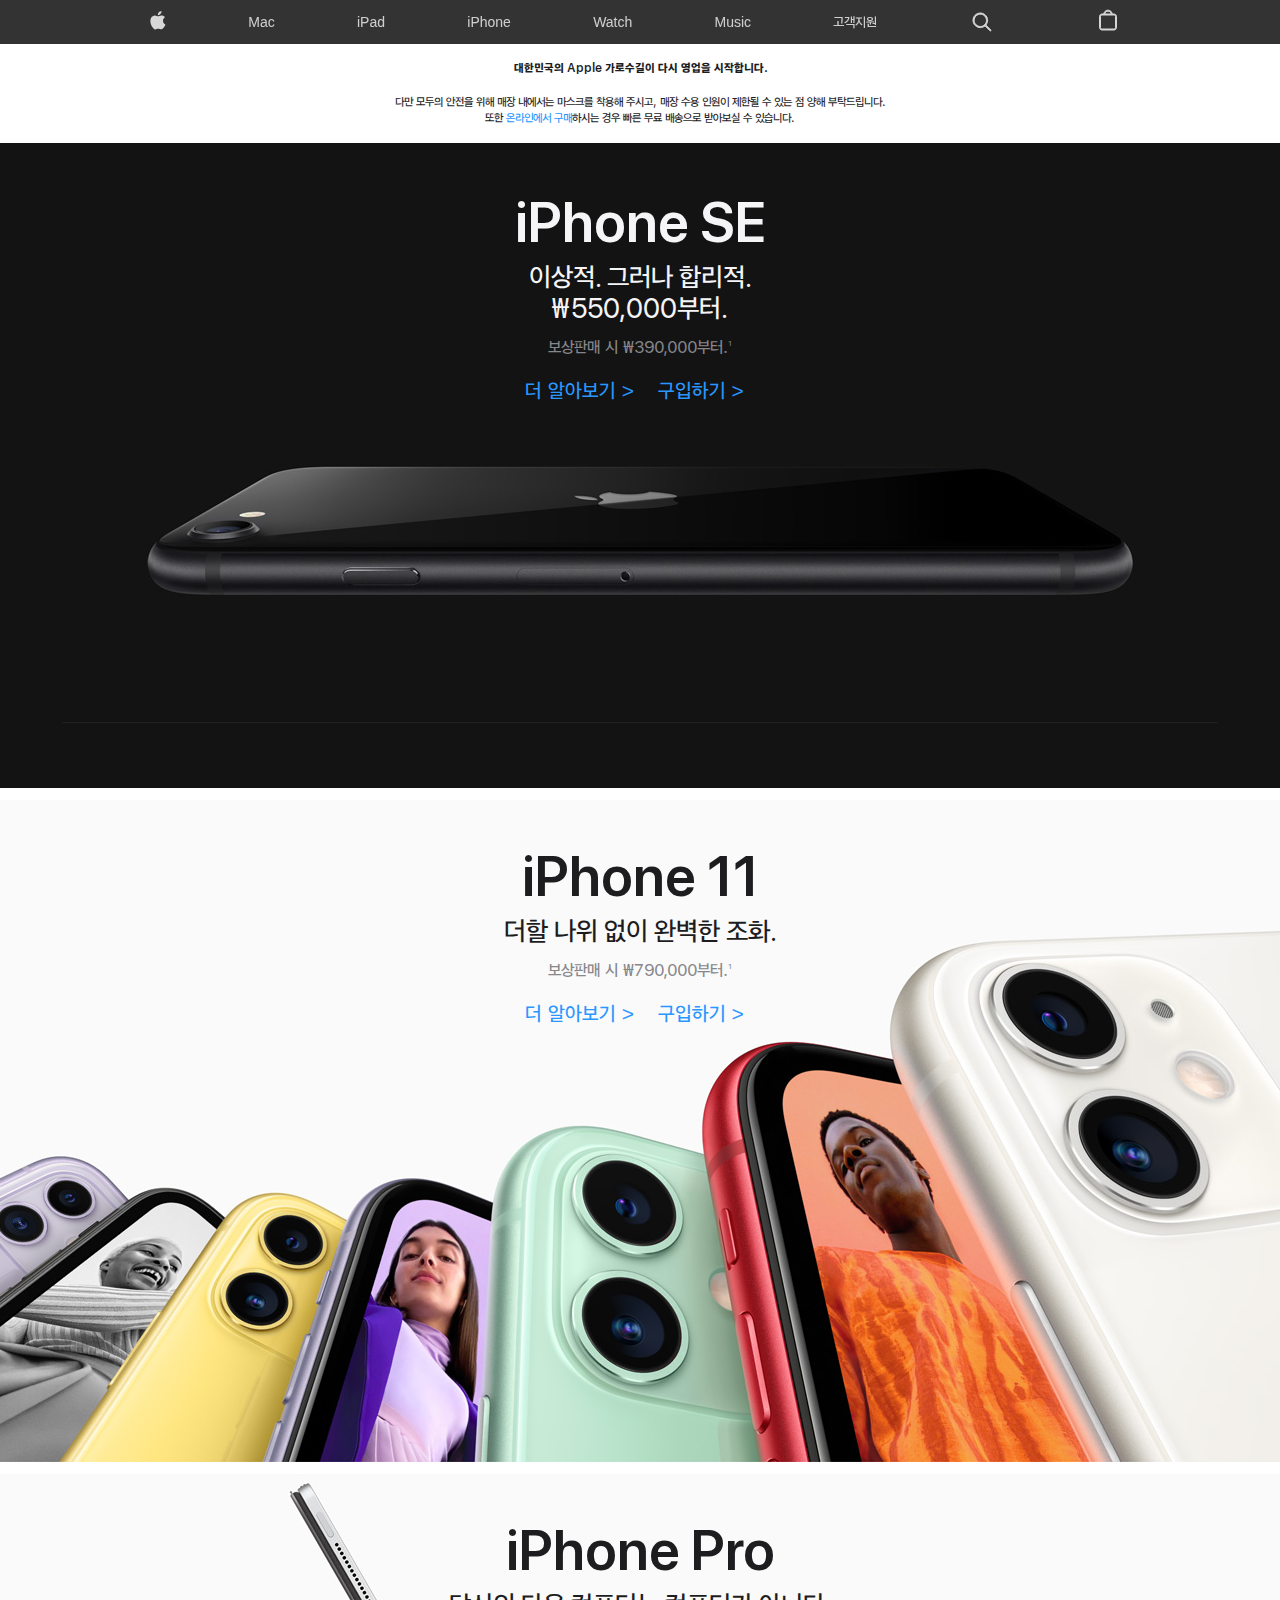
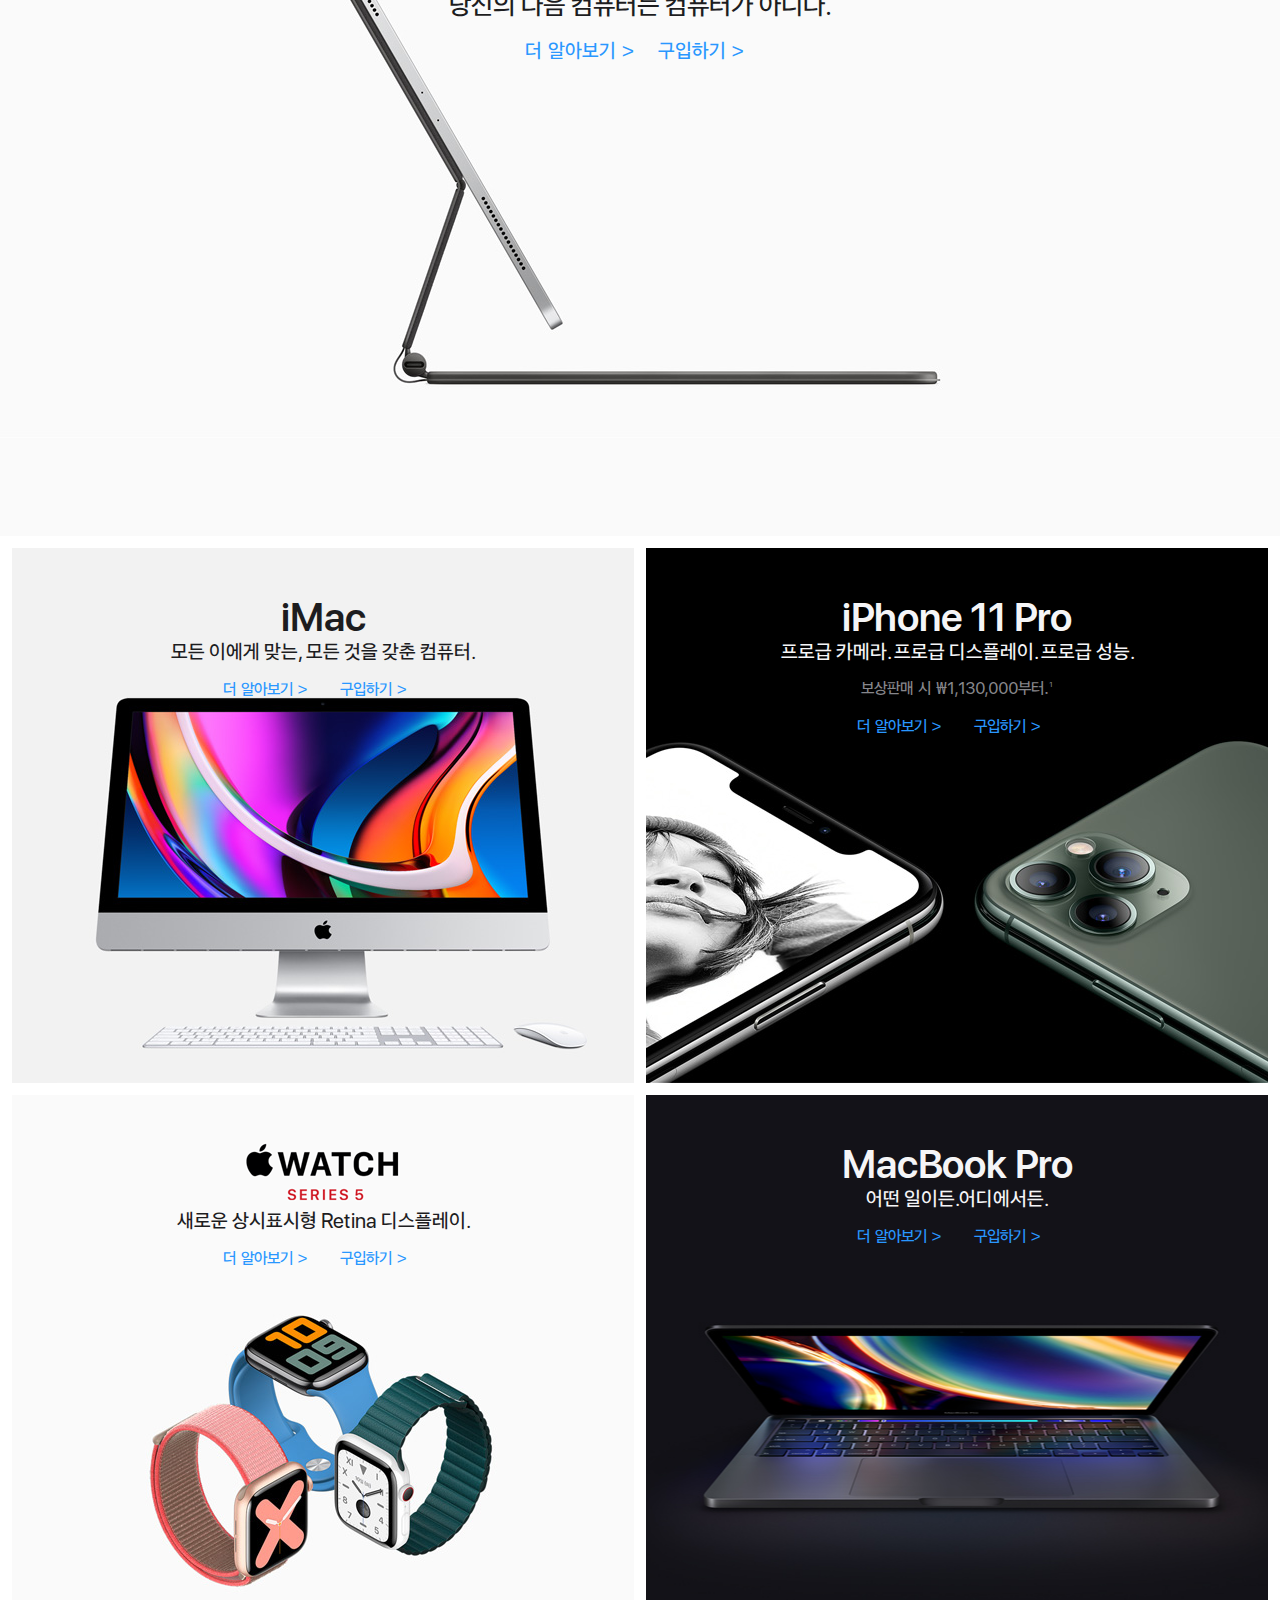
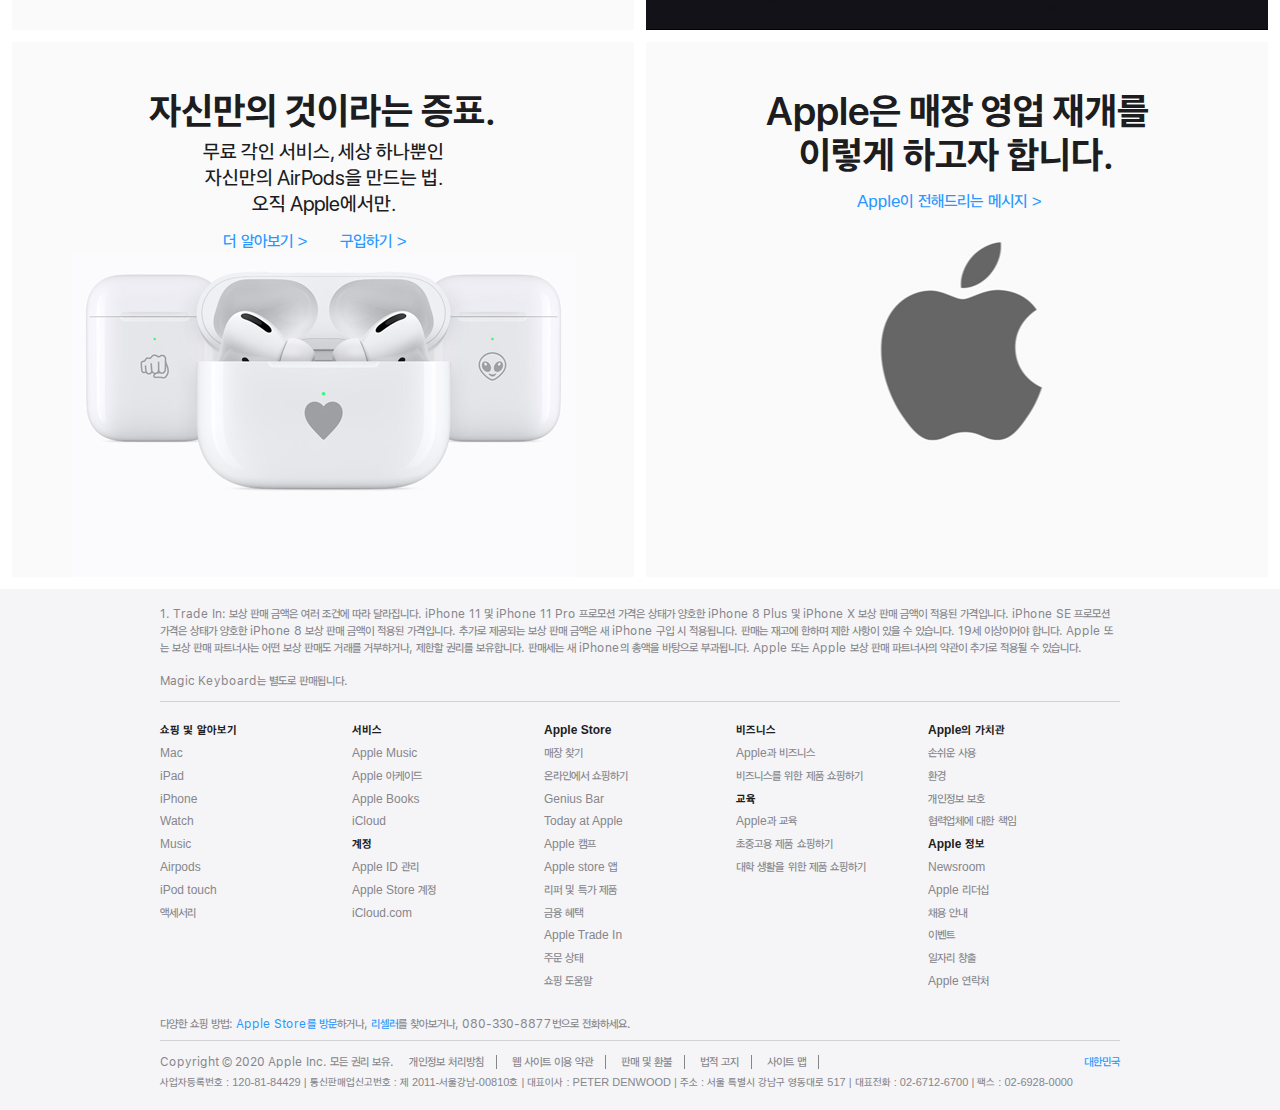
<file: index.html>
<html lang="ko">
<head>

   <title>Apple</title>


   <meta charset="UTF-8">
   <meta name="viewport" content="width=device-width, initial-scale=1.0">

   <meta name="description" content="Apple이 제시하는 혁신적인 세상을 만나고, 
   iPhone, iPad, Apple Watch, Mac 등을 구입하는 것은 물론, Apple 액세서리, 
   엔터테인먼트, 전문가 기기 지원에 대해서도 살펴볼 수 있습니다.">
   <meta name="keywords" cotent="iMac,iPhone,iPad,Macbook,Apple TV,macOS,Digital,Smartphone,">
   <meta name="author" content="Apple Inc.">

   <link rel="icon" href="img/favicon_apple.ico">

   <link rel="icon" href="img/favicon_apple16 (1).png"
   sizes="16x16">

   <link rel="stylesheet" type="text/css"
   href="css/common.css">

   <link rel="stylesheet" type="text/css"
   href="css/index.css">

   <!-- <link href="https://fonts.googleapis.com/css2?family=Nanum+Myeongjo&display=swap" rel="stylesheet"> -->


</head>
<body>

   <header>
         <nav id="gnb">
            <ul class="nav_menu color_white_245">
               <li class="nav_menu_logo"><a href="index.html"><img src="img/nav_logo.svg"></a></li>
               <a href="mac/mac.html"><li class="nav_menu_item">Mac</li></a>
               <a href="ipad/ipad.html"><li class="nav_menu_item">iPad</li></a>
               <a href="iPhone/iPhone.html"><li class="nav_menu_item">iPhone</li></a>
               <a href="Watch/Watch.html">
                <li class="nav_menu_item">Watch</li></a>
               <a href="Music/Music.html"><li class="nav_menu_item">Music</li></a>
               <a href="support/support.html"><li class="nav_menu_item">고객지원</li></a>
               <a href=""><li class="nav_menu_item"><img src="img/nav_search.svg"></li></a>
               <a href=""><li class="nav_menu_item"><img src="img/nav_store (1).svg"></li></a>
            </ul>
         </nav>

         <nav id="gnb_m">
            <ul class="nav_menu_m">
                  <li class="nav_menu_m_button"
                  onclick="gnbOn();">
                     <span id="nav_menu_m_button_span_1"></span>
                     <span id="nav_menu_m_button_span_2"></span>
                     <span id="nav_menu_m_button_span_3"></span>
               </li>
               <li class="nav_menu_m_logo">
                  <a href="index.html"><img src="img/nav_logo.svg"></a>
               </li>
               <li class="nav_menu_m_item">
                  <a href=""><img src="img/nav_store (1).svg"></a>
               </li>
            </ul>

            <ul class="nav_menu_m_open color_white_245">
               <div class="nav_menu_m_open_search">
                  <input type="search" placeholder="&#128269; &nbsp; apple.com 검색">
               </div>
            
               <a href="mac/mac.html"><li class="nav_menu_item">Mac</li></a>
               <a href="ipad/ipad.html"><li class="nav_menu_item">iPad</li></a>
               <a href="iPhone/iPhone.html"><li class="nav_menu_m_open_item">iPhone</li></a>
               <a href="Watch/Watch.html">
                <li class="nav_menu_item">Watch</li></a>
               <a href="Music/Music.html"><li class="nav_menu_item">Music</li></a>
               <a href="support/support.html"><li class="nav_menu_item">고객지원</li></a>
            </ul>
         </nav>

         <!-- <nav id="gnb_m_open">

            <div class="nav_menu_m_open_button"
            onclick="gnbOff()">
                  <span></span>
                  <span></span>
            </div>

            <ul class="nav_menu_m_open color_white_245">
               <div class="nav_menu_m_open_logo"><a href="index.html"><img src="img/nav_logo.svg"></a></div>
               
               <div class="nav_menu_m_open_search">
                  <input type="search" placeholder="&#128269; &nbsp; apple.com 검색">
               </div>

               <a href="mac/mac.html"><li class="nav_menu_item">Mac</li></a>
               <a href="ipad/ipad.html"><li class="nav_menu_item">iPad</li></a>
               <a href="iPhone/iPhone.html"><li class="nav_menu_m_open_item">iPhone</li></a>
               <a href="Watch/Watch.html">
                <li class="nav_menu_item">Watch</li></a>
               <a href="Music/Music.html"><li class="nav_menu_item">Music</li></a>
               <a href="support/support.html"><li class="nav_menu_item">고객지원</li></a>
               <a href=""><li class="nav_menu_item"><img src="img/nav_search.svg"></li></a>
               <a href=""><li class="nav_menu_item"><img src="img/nav_store (1).svg"></li></a>
            </ul>
         </nav> -->
   </header>

   <main>
      <section id="alert">
         <div class="alert_banner bg_color_white">
            <p class="text_align_center">
               <strong>대한민국의 Apple 가로수길이 다시 영업을 시작합니다.</strong><br>
               <br>
               <span>다만 모두의 안전을 위해 매장 내에서는 마스크를 착용해 주시고,</span> 매장 수용 인원이 제한될 수 있는 점 양해 부탁드립니다.<br>
               또한 <a href="">온라인에서 구매</a>하시는 경우 빠른 무료 배송으로 받아보실 수 있습니다.
            </p>
         </div>
      </section>

      <section id="hero">

         <!-- Hero iPhnoneSE begin -->
         <div class="hero_iphonese bg_color_dark">
            <h2 class="text_align_center color_white_245">iPhone SE</h2>
            <h3 class="text_align_center color_white_245 margin_top_6">이상적. 그러나 합리적.<br>
            &#8361;550,000부터.</h3>
            <p class="p_large_17 color_gray_134 text_align_center margin_top_6">보상판매 시 &#8361;390,000부터.<sup>1</sup></p>
            <div class="link_more_wrap">
               <a href="">더 알아보기</a> &#62;
               <a href="" class="link_buy">구입하기</a> &#62;
            </div>
         </div>
         <!-- Hero iPhnoneSE end -->

         <!-- Hero iPhnone11 begin -->
         <div class="hero_iphone11 bg_color_gray_250">
            <h2 class="text_align_center color_dark">iPhone 11</h2>
            <h3 class="text_align_center color_dark margin_top_6">더할 나위 없이 완벽한 조화.</h3>
            <p class="p_large_17 color_gray_134 text_align_center margin_top_6">보상판매 시 &#8361;790,000부터.<sup>1</sup></p>
            <div class="link_more_wrap">
               <a href="">더 알아보기</a> &#62;
               <a href="" class="link_buy">구입하기</a> &#62;
            </div>
         </div>
         <!-- Hero iPhnone11 end -->

         <!-- Hero iPad pro begin -->
         <div class="hero_ipadpro bg_color_gray_250">
            <h2 class="text_align_center color_dark">iPhone Pro</h2>
            <h3 class="text_align_center color_dark margin_top_6">당신의 다음 컴퓨터는 컴퓨터가 아니다.</h3>
            <div class="link_more_wrap">
               <a href="">더 알아보기</a> &#62;
               <a href="" class="link_buy">구입하기</a> &#62;
            </div>
         </div>
         <!-- Hero iPhnone pro end -->

      </section>

      <section id="promotion">

         <!-- promotion 1 begin -->

         <div class="promotion_wrap">
         <!-- Promotion iMac begin -->
         <div class="promotion_imac">
            <h4 class="h4_large_40 text_align_center color_dark">iMac</h4>
            <h5 class="h5_large_21 text_align_center color_dark">모든 이에게 맞는, 모든 것을 갖춘 컴퓨터.</h5>
            <div class="promotion_link_more_wrap">
               <a href="">더 알아보기</a> &#62;
               <a href="" class="promotion_link_buy">구입하기</a> &#62;
            </div>
         </div>
         <!-- Promotion iMac end -->

         <!-- Promotion iPhone 11 Pro begin -->
         <div class="promotion_iphone11pro">
            <h4 class="h4_large_40 text_align_center color_white_245">iPhone 11 Pro</h4>
            <h5 class="h5_large_21 text_align_center color_white_245">프로급 카메라. 프로급 디스플레이. 프로급 성능.</h5>
            <p class="p_large_17 color_gray_134 text_align_center margin_top_6">보상판매 시 &#8361;1,130,000부터.<sup>1</sup></p>
            <div class="promotion_link_more_wrap">
               <a href="">더 알아보기</a> &#62;
               <a href="" class="promotion_link_buy">구입하기</a> &#62;
            </div>
         </div>
         <!-- Promotion iPhone 11 Pro end -->
         </div>

         <!-- promotion 1 end -->

         <!-- promotion 2 begin -->

         <div class="promotion_wrap">
         <!-- Promotion Watch begin -->
         <div class="promotion_watch">
            <h4 class="h4_large_40 text_align_center color_dark"><img src="img/logo_watch.png"></h4>
            <h5 class="h5_large_21 text_align_center color_dark margin_top_6">새로운 상시표시형 Retina 디스플레이.</h5>
            <div class="promotion_link_more_wrap">
               <a href="">더 알아보기</a> &#62;
               <a href="" class="promotion_link_buy">구입하기</a> &#62;
            </div>
         </div>
         <!-- Promotion iMac end -->

         <!-- Promotion MacBook Pro begin -->
         <div class="promotion_macbookpro">
            <h4 class="h4_large_40 text_align_center color_white_245">MacBook Pro</h4>
            <h5 class="h5_large_21 text_align_center color_white_245">어떤 일이든.어디에서든.</h5>
            <div class="promotion_link_more_wrap">
               <a href="">더 알아보기</a> &#62;
               <a href="" class="promotion_link_buy">구입하기</a> &#62;
            </div>
         </div>
         <!-- Promotion MacBook Pro end -->
         </div>

         <!-- promotion 2 end -->


         <!-- promotion 3 begin -->

         <div class="promotion_wrap">
         <!-- Promotion AirPods begin -->
         <div class="promotion_airpods">
            <h4 class="h4_large_40 text_align_center color_dark">자신만의 것이라는 증표.</h4>
            <h5 class="h5_large_21 text_align_center color_dark margin_top_6">무료 각인 서비스, 세상 하나뿐인 <br> 
               자신만의 AirPods을 만드는 법. <br>
               오직 Apple에서만. <br></h5>
            <div class="promotion_link_more_wrap">
               <a href="">더 알아보기</a> &#62;
               <a href="" class="promotion_link_buy">구입하기</a> &#62;
            </div>
         </div>
         <!-- Promotion AirPods end -->

         <!-- Promotion Opensales begin -->
         <div class="promotion_opensales">
            <h4 class="h4_large_40 text_align_center color_dark">Apple은 매장 영업 재개를 <br>
               이렇게 하고자 합니다.</h4>
            <div class="promotion_link_more_wrap">
               <a href="">Apple이 전해드리는 메시지</a> &#62;
            </div>
         </div>
         <!-- Promotion Opensales end -->
         </div>

         <!-- promotion 3 end -->

      </section>

   </main>

   <footer>
      <div class="footer_wrap">
         <p class="footer_note">
            1. Trade In: 보상 판매 금액은 여러 조건에 따라 달라집니다. 
            iPhone 11 및 iPhone 11 Pro 프로모션 가격은 상태가 양호한 
            iPhone 8 Plus 및 iPhone X 보상 판매 금액이 적용된 가격입니다.
            iPhone SE 프로모션 가격은 상태가 양호한 iPhone 8 보상 판매 금액이 
            적용된 가격입니다. 추가로 제공되는 보상 판매 금액은 
            새 iPhone 구입 시 적용됩니다. 판매는 재고에 한하며 제한 
            사항이 있을 수 있습니다. 19세 이상이어야 합니다. 
            Apple 또는 보상 판매 파트너사는 어떤 보상 판매도 거래를 거부하거나, 
            제한할 권리를 보유합니다. 판매세는 새 iPhone의 총액을 바탕으로 부과됩니다. 
            Apple 또는 Apple 보상 판매 파트너사의 약관이 추가로 적용될 수 있습니다.<br>
            <br>
            Magic Keyboard는 별도로 판매됩니다. </p>

         <div class="footer_menu"> <!--전체 그룹핑-->
            <div class="footer_menu_column"> <!--1단-->
               <ul class="footer_menu_group">
                  <li class="footer_menu_item">쇼핑 및 알아보기 <span>+</span></li>
                  <li class="footer_menu_item"><a href="">Mac</a></li>
                  <li class="footer_menu_item"><a href="">iPad</a></li>
                  <li class="footer_menu_item"><a href="">iPhone</a></li>
                  <li class="footer_menu_item"><a href="">Watch</a></li>
                  <li class="footer_menu_item"><a href="">Music</a></li>
                  <li class="footer_menu_item"><a href="">Airpods</a></li>
                  <li class="footer_menu_item"><a href="">iPod touch</a></li>
                  <li class="footer_menu_item"><a href="">액세서리</a></li>
               </ul>
            </div>
            <div class="footer_menu_column"> <!--2단-->
               <ul class="footer_menu_group">
                  <li class="footer_menu_item font_weight_600 color_gray_29">서비스<span>+</span></li>
                  <li><a href="">Apple Music</a></li>
                  <li><a href="">Apple 아케이드</a></li>
                  <li><a href="">Apple Books</a></li>
                  <li><a href="">iCloud</a></li>
               </ul>
            
               <ul class="footer_menu_group">
                  <li class="footer_menu_item font_weight_600 color_gray_29">계정<span>+</span></li>
                  <li><a href="">Apple ID 관리</a></li>
                  <li><a href="">Apple Store 계정</a></li>
                  <li><a href="">iCloud.com</a></li>
               </ul>
            </div>
            <div class="footer_menu_column"> <!--3단-->
               <ul class="footer_menu_group">
                  <li class="footer_menu_item font_weight_600 color_gray_29">Apple Store<span>+</span></li>
                  <li><a href="">매장 찾기</a></li>
                  <li><a href="">온라인에서 쇼핑하기</a></li>
                  <li><a href="">Genius Bar</a></li>
                  <li><a href="">Today at Apple</a></li>
                  <li><a href="">Apple 캠프</a></li>
                  <li><a href="">Apple store 앱</a></li>
                  <li><a href="">리퍼 및 특가 제품</a></li>
                  <li><a href="">금융 혜택</a></li>
                  <li><a href="">Apple Trade In</a></li>
                  <li><a href="">주문 상태</a></li>
                  <li><a href="">쇼핑 도움말</a></li>
               </ul>
            </div>
            <div class="footer_menu_column"> <!--4단-->
               <ul class="footer_menu_group">
                  <li class="footer_menu_item font_weight_600 color_gray_29">비즈니스<span>+</span></li>
                  <li><a href="">Apple과 비즈니스</a></li>
                  <li><a href="">비즈니스를 위한 제품 쇼핑하기</a></li>
               </ul>
            
               <ul class="footer_menu_group">
                  <li class="footer_menu_item font_weight_600 color_gray_29">교육<span>+</span></li>
                  <li><a href="">Apple과 교육</a></li>
                  <li><a href="">초중고용 제품 쇼핑하기</a></li>
                  <li><a href="">대학 생활을 위한 제품 쇼핑하기</a></li>
               </ul>
            </div>
            <div class="footer_menu_column"> <!--5단-->
               <ul class="footer_menu_group">
                  <li class="footer_menu_item font_weight_600 color_gray_29">Apple의 가치관<span>+</span></li>
                  <li><a href="">손쉬운 사용</a></li>
                  <li><a href="">환경</a></li>
                  <li><a href="">개인정보 보호</a></li>
                  <li><a href="">협력업체에 대한 책임</a></li>
               </ul>
            
               <ul class="footer_menu_group">
                  <li class="footer_menu_item font_weight_600 color_gray_29">Apple 정보<span>+</span></li>
                  <li><a href="">Newsroom</a></li>
                  <li><a href="">Apple 리더십</a></li>
                  <li><a href="">채용 안내</a></li>
                  <li><a href="">이벤트</a></li>
                  <li><a href="">일자리 창출</a></li>
                  <li><a href="">Apple 연락처</a></li>
               </ul>
            </div>


         </div> <!--전체 그룹 닫음-->

         
         <p class="footer_contact">다양한 쇼핑 방법: <a href="">Apple Store를 방문</a>하거나, 
               <a href="">리셀러</a>를 찾아보거나, 080-330-8877번으로 전화하세요.</p>
               
         <div class="footer_copyright_wrap">
            <p class="footer_copyright"><span>Copyright © 2020 Apple Inc. 모든 권리 보유.</span>
               <a href="">개인정보 처리방침</a> <a href="">웹 사이트 이용 약관</a> <a href="">판매 및 환불</a> 
               <a href="">법적 고지</a> <a href="">사이트 맵</a></p>
            <p class="footer_global"><a href="">대한민국</a></p>
         </div>

         <p class="footer_address">
            <span>사업자등록번호 : 120-81-84429 |</span> 
            <span>통신판매업신고번호 : 제 2011-서울강남-00810호 | </span>
            <span>대표이사 : PETER DENWOOD | 
            주소 : 서울 특별시 강남구 영동대로 517 | </span>
            <span>대표전화 : 02-6712-6700 | 팩스 : 02-6928-0000 </span></p>

      </div>


   </footer>

   <script>

      var gnbOpenState = 0;

      function gnbOn() {


         if (gnbOpenState == 0) {
            document.getElementById("gnb_m")
            .style = "height:100%; background:rgba(0,0,0,1);";

            document.getElementById("nav_menu_m_button_span_1")
            .style = "transform: rotate(45deg); top: 22px;"
            document.getElementById("nav_menu_m_button_span_2")
            .style = "visibility: hidden;"
            document.getElementById("nav_menu_m_button_span_3")
            .style = "transform: rotate(-45deg); top: 22px;"

            gnbOpenState = 1;
         }
         else {
            document.getElementById("gnb_m")
            .style = "height:44px; background:rgba(0,0,0,0.8);";

            document.getElementById("nav_menu_m_button_span_1")
            .style = "transform: rotate(0deg); top: 16px;"
            document.getElementById("nav_menu_m_button_span_2")
            .style = "visibility: visible;"
            document.getElementById("nav_menu_m_button_span_3")
            .style = "transform: rotate(0deg); top: 28px;"

            gnbOpenState = 0;
         }

      }

   </script>
</body>
</html>
</file>
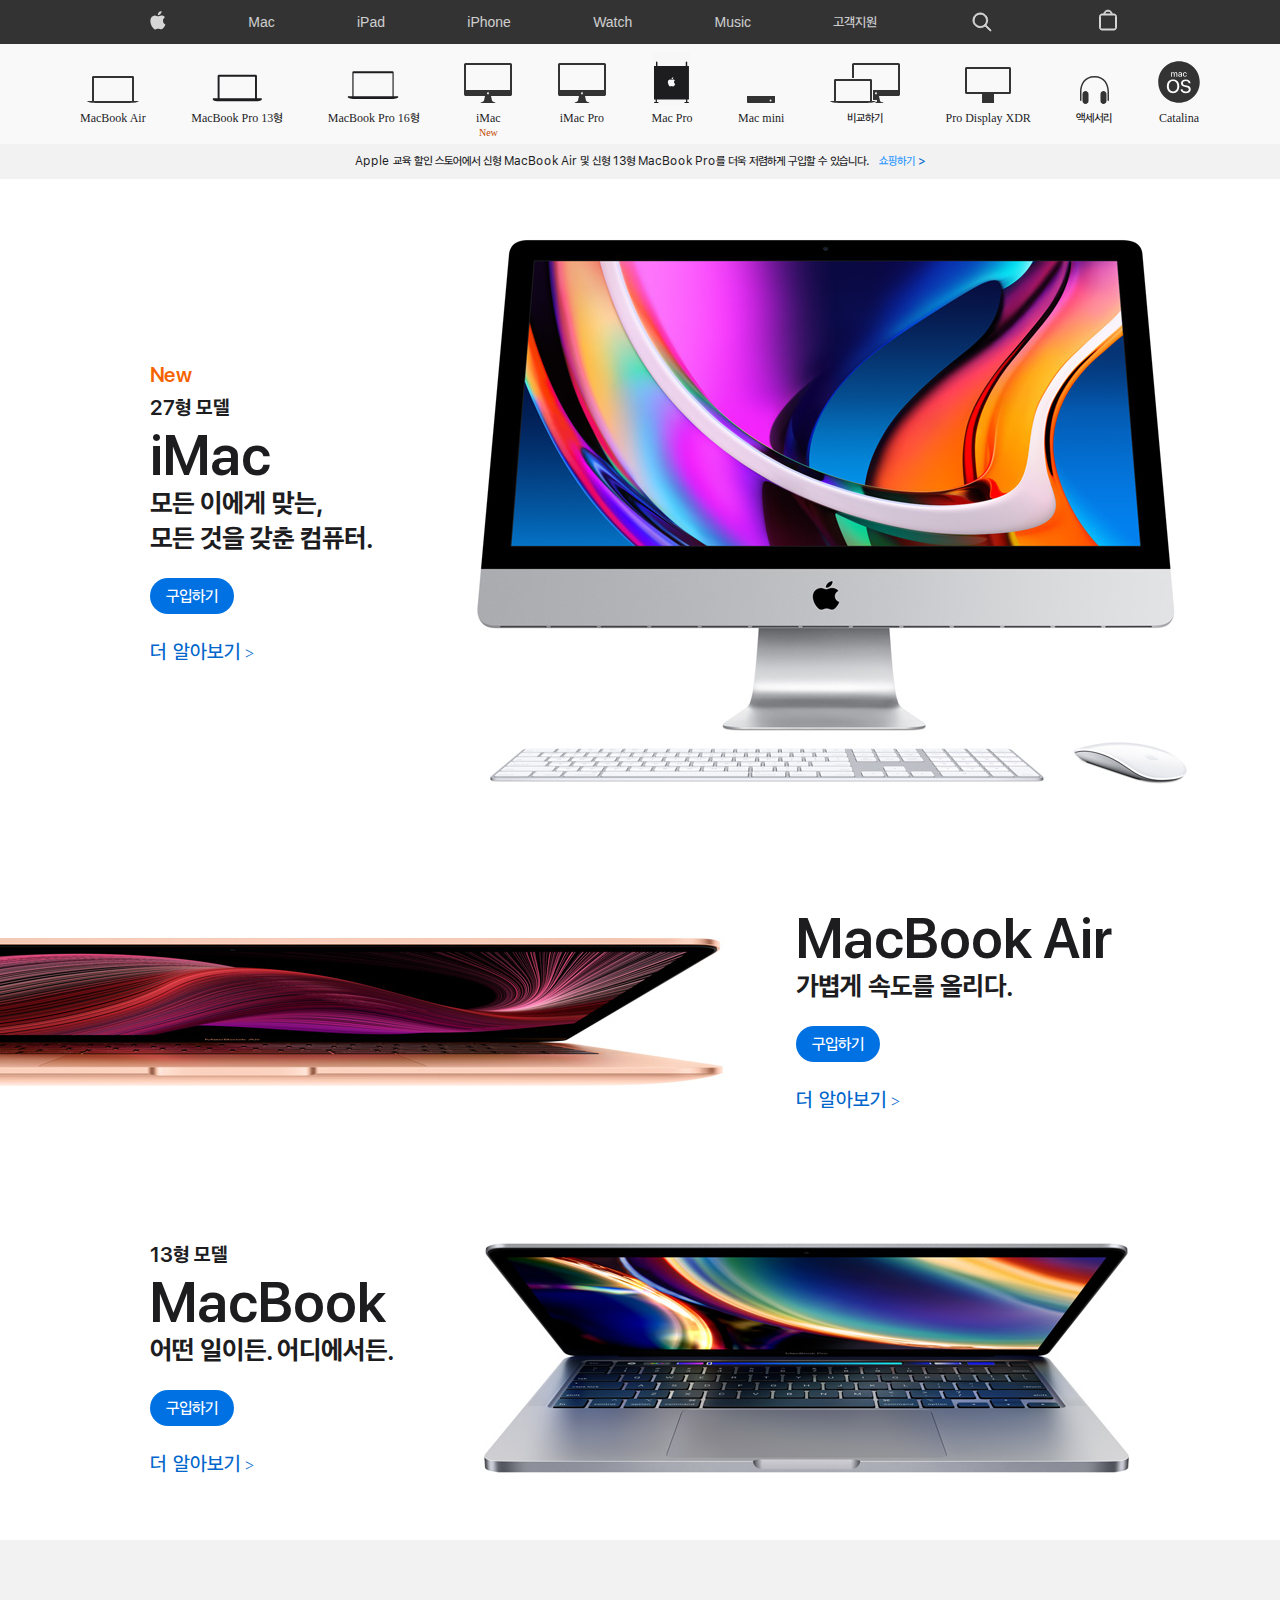
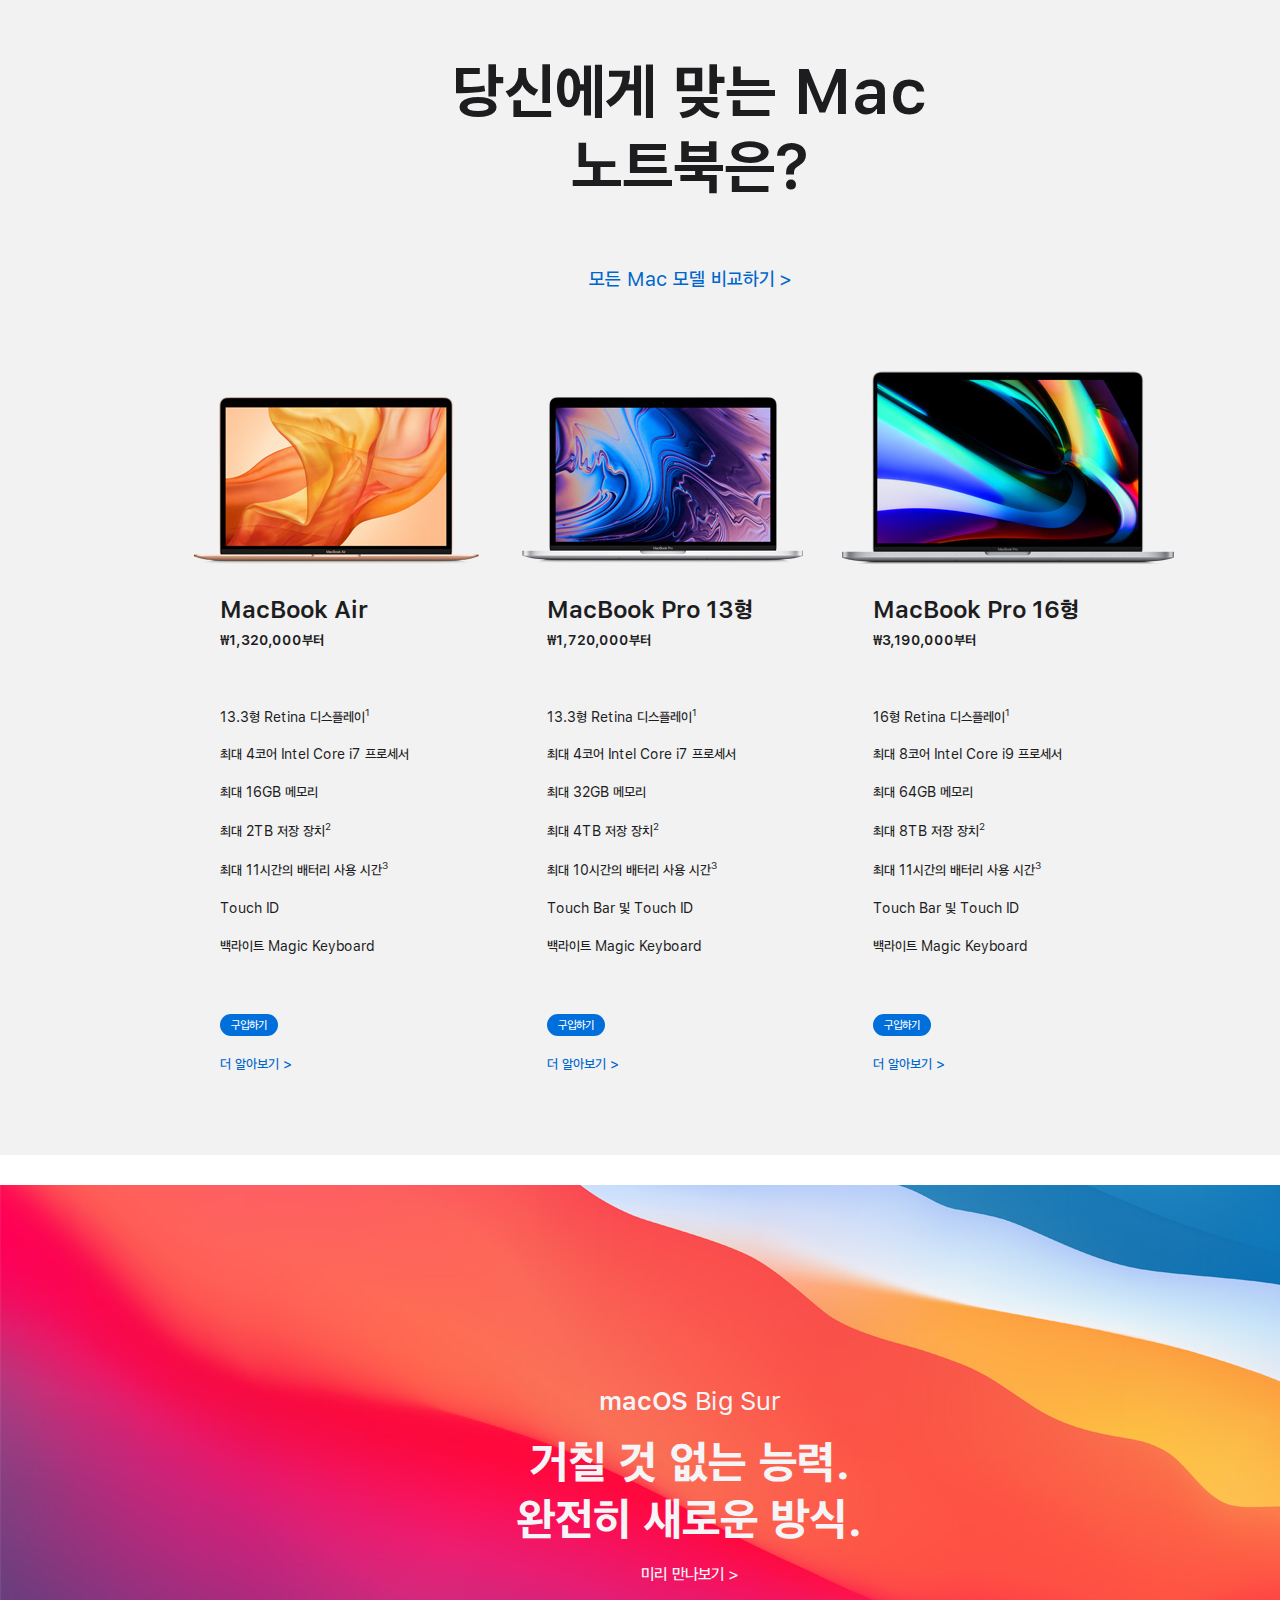
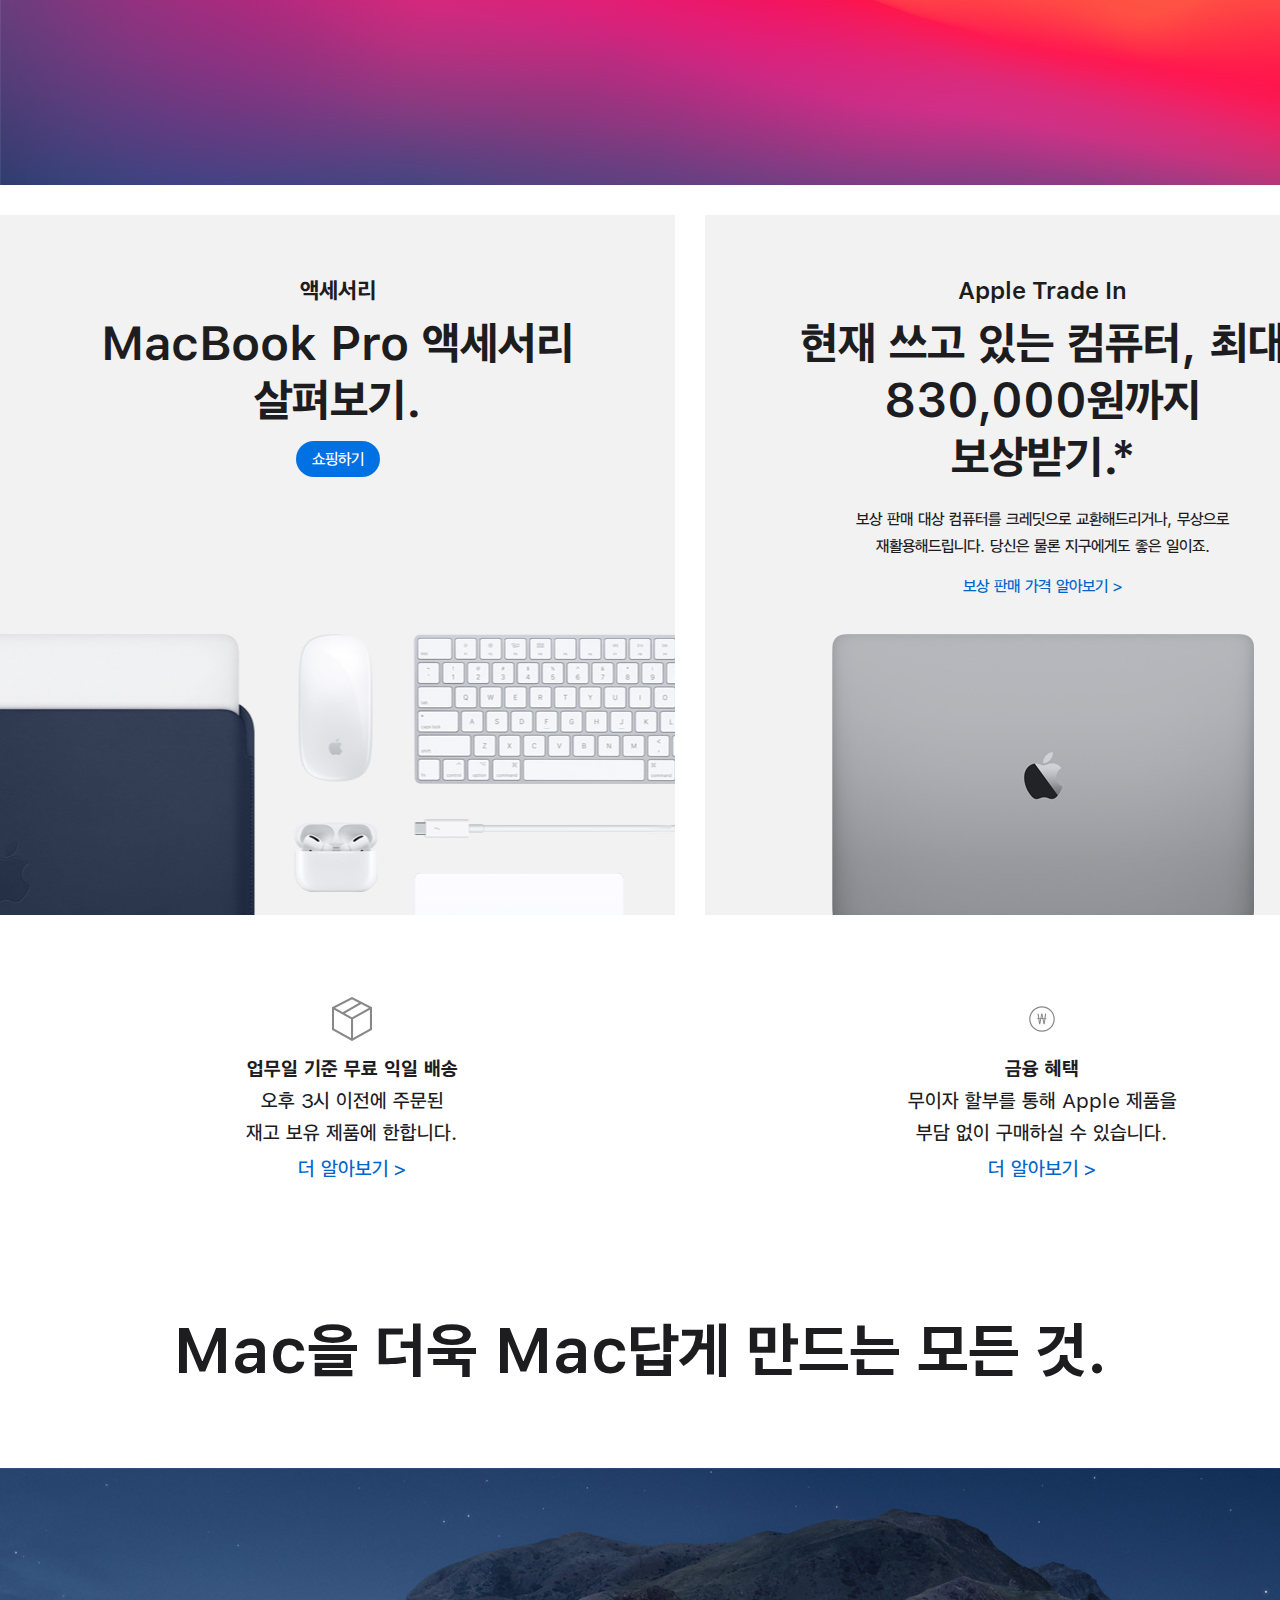
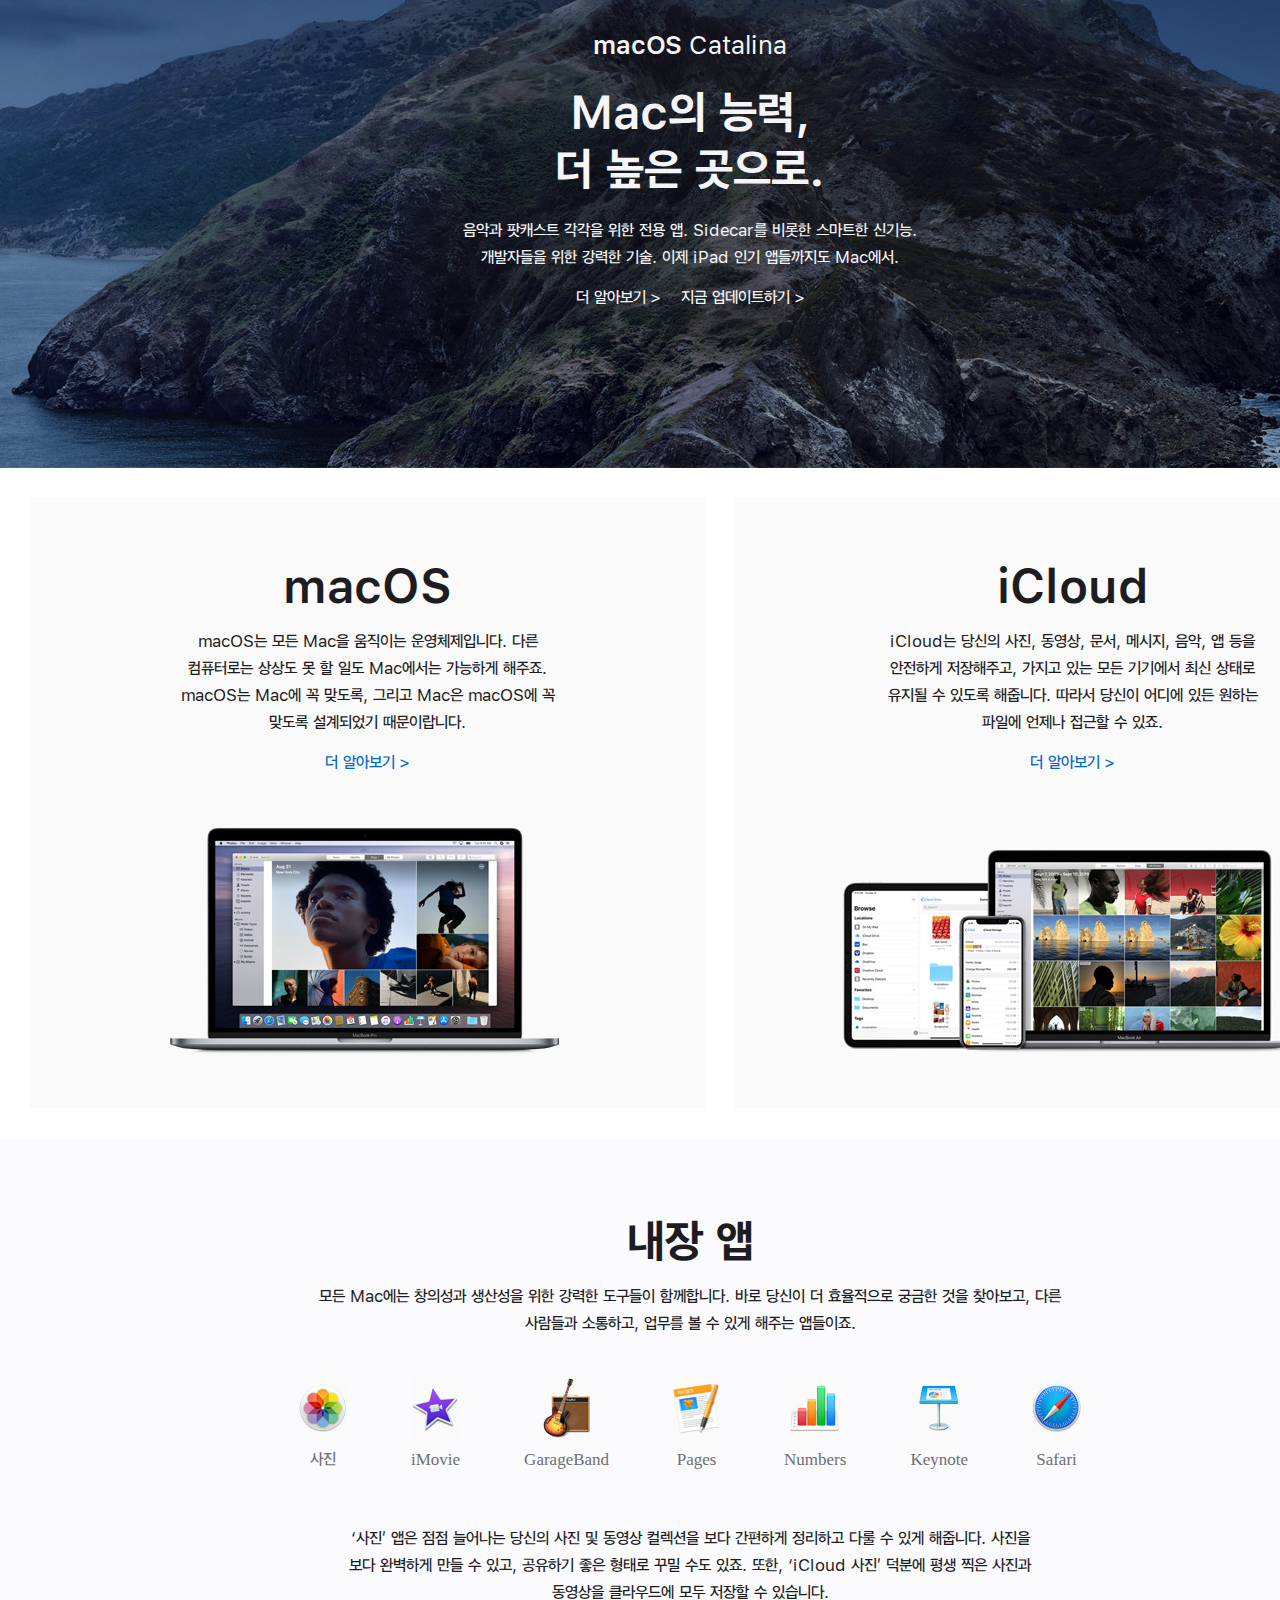
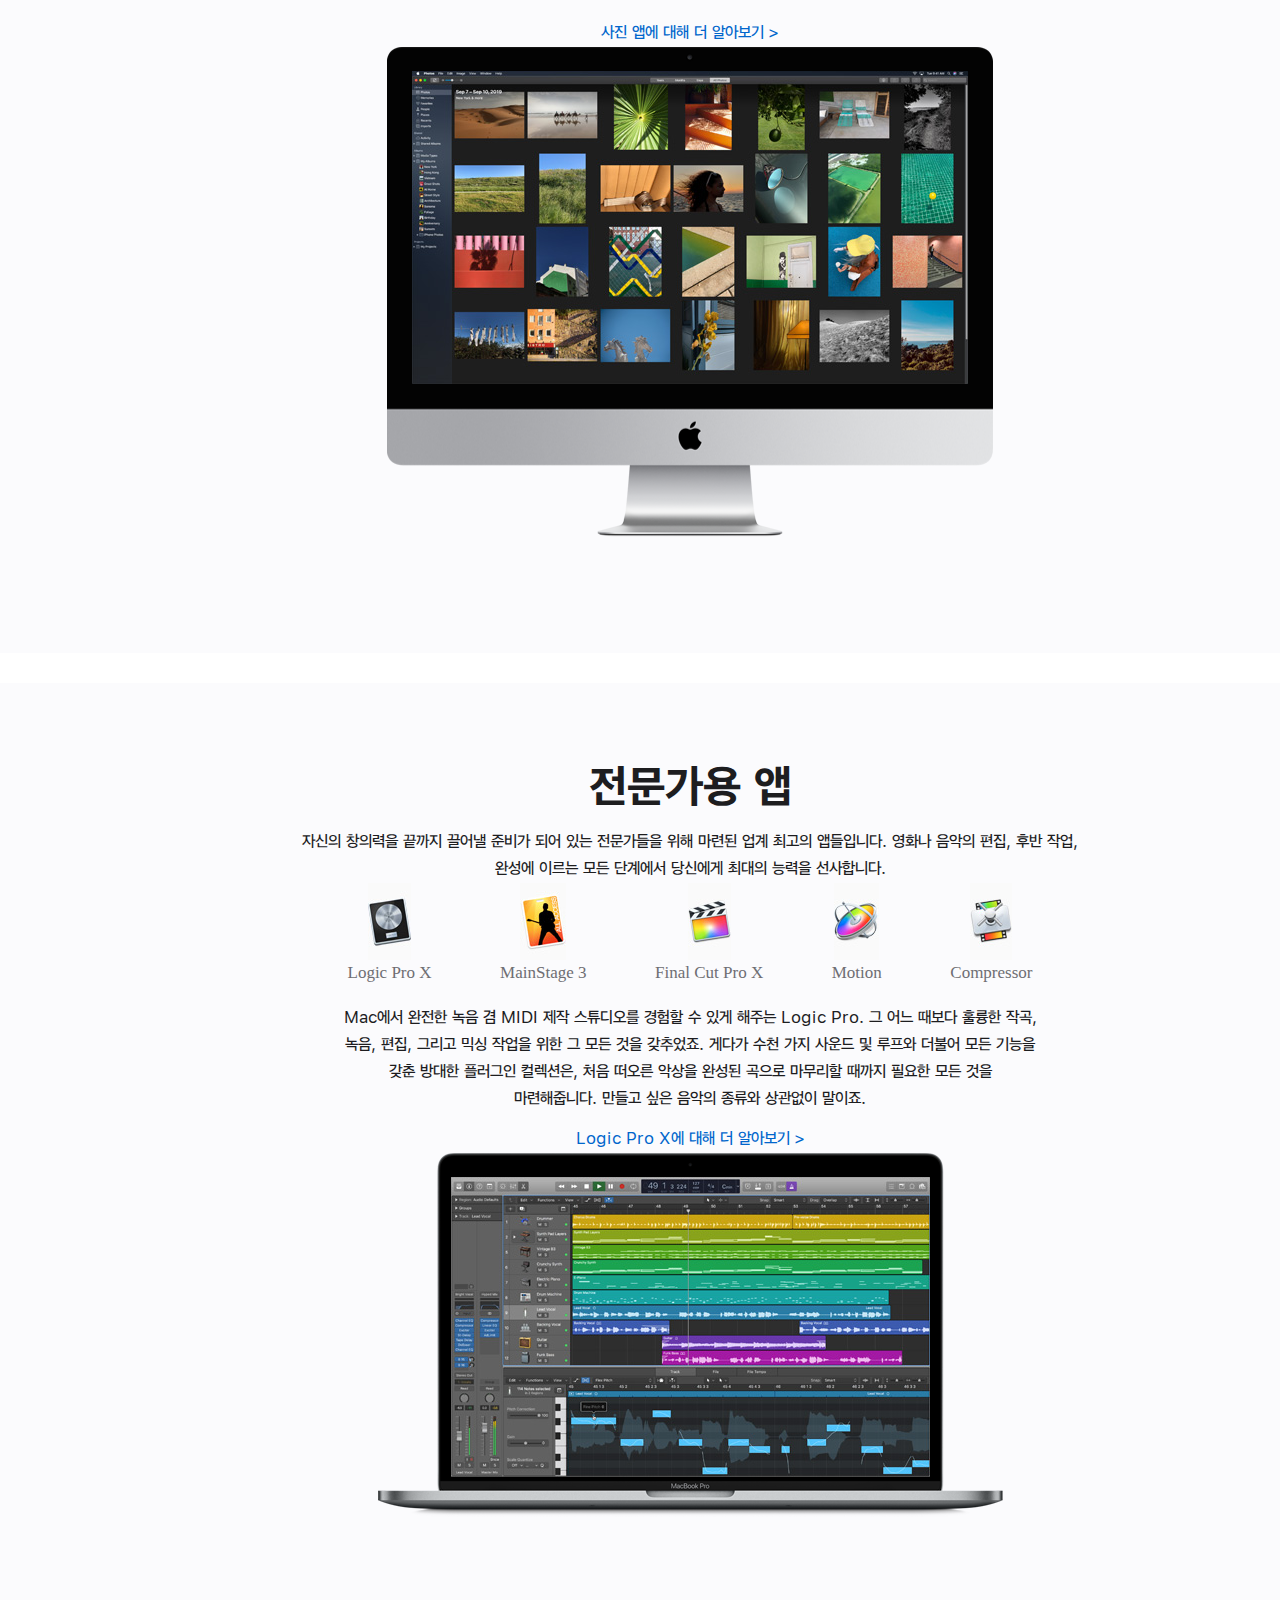
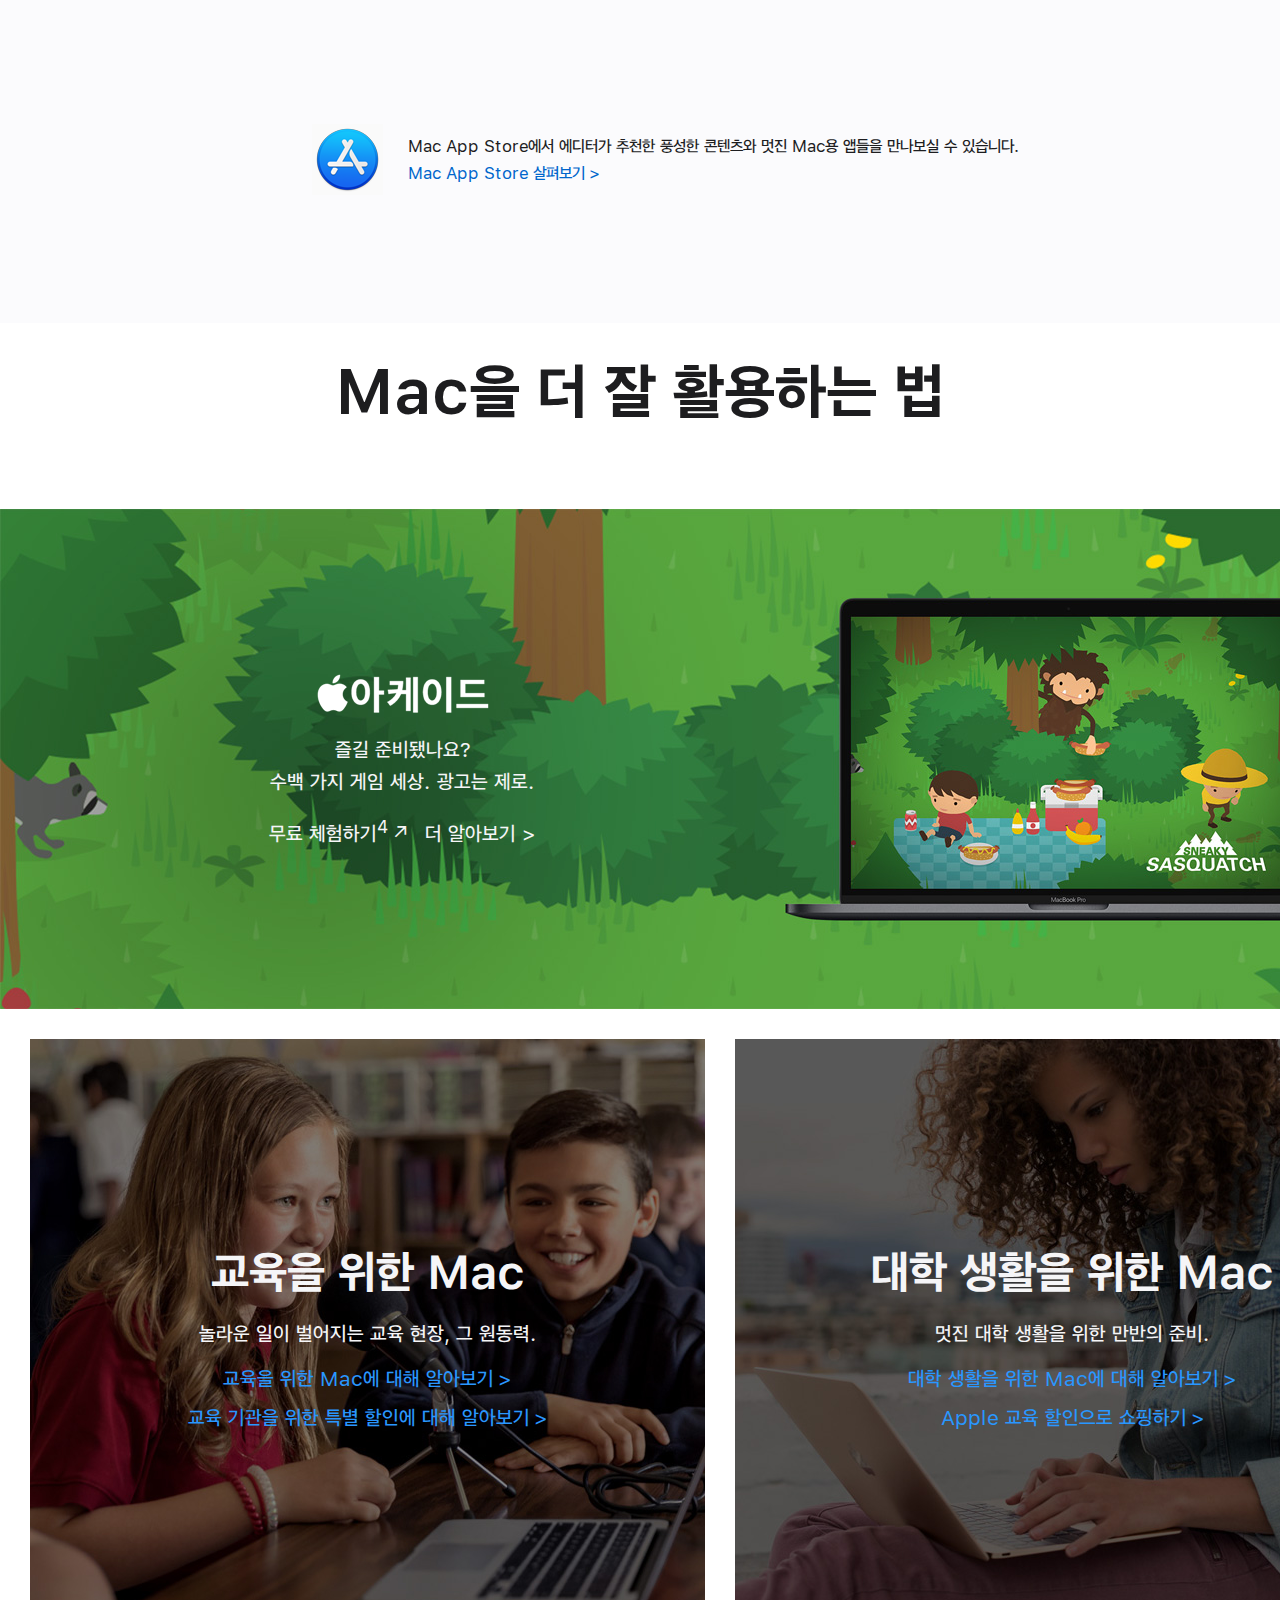
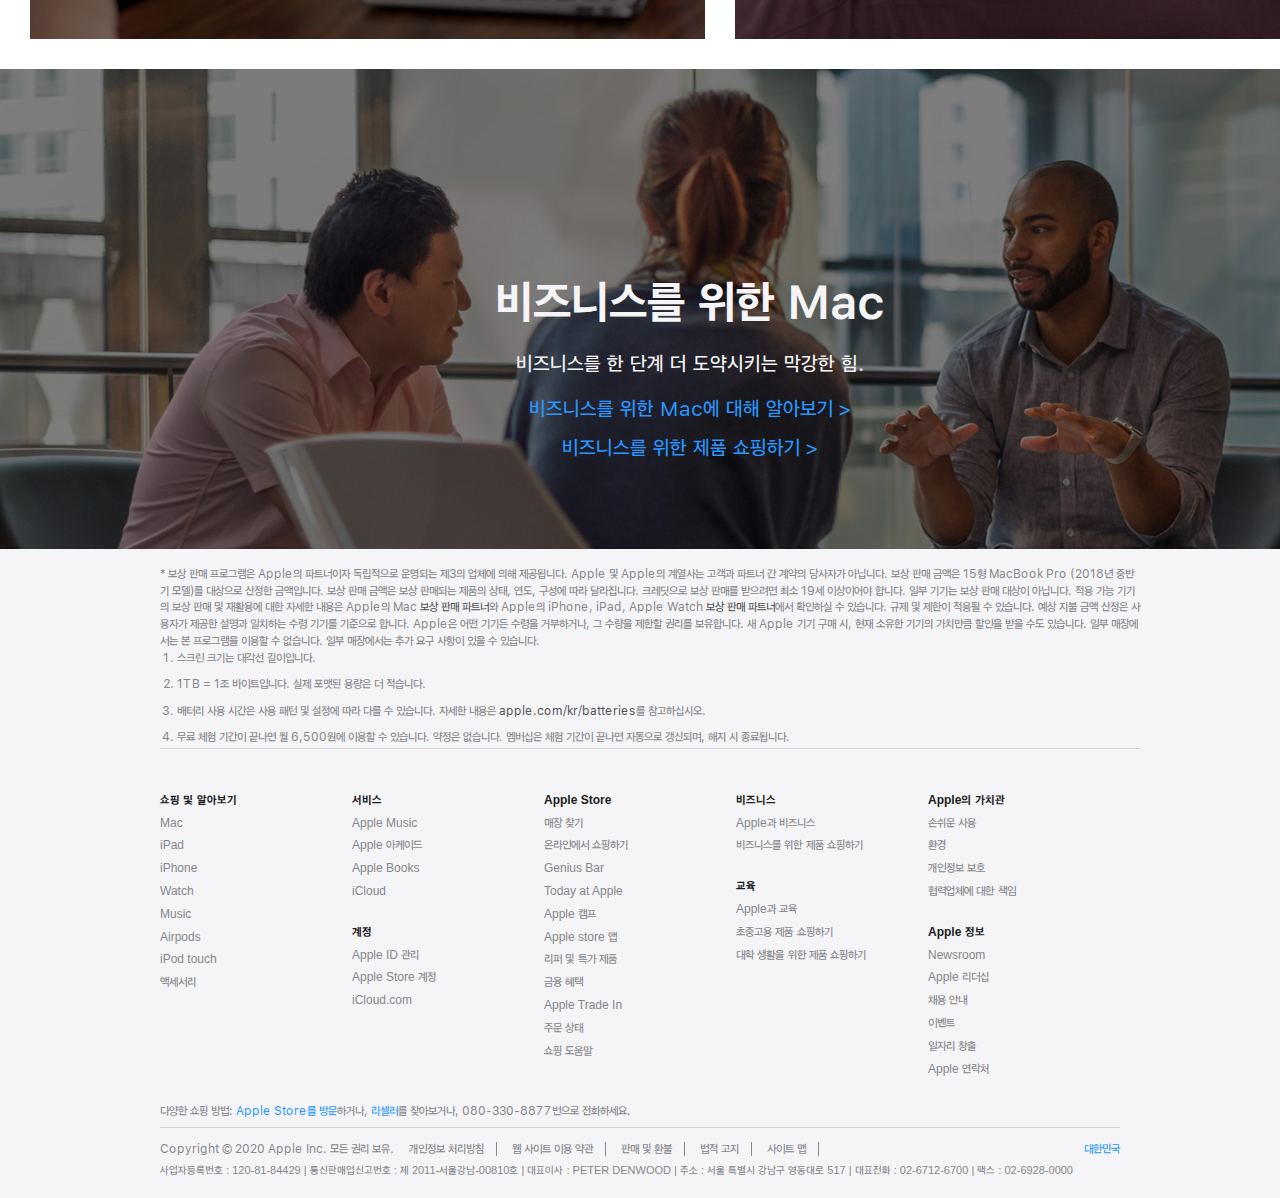
<file: mac/mac.html>
<html lang="en">
<head>

    <title>mac - Apple</title>


    <meta charset="UTF-8">
    <meta name="viewport" content="width=device-width, initial-scale=1.0">
 
    <meta name="description" content="Apple이 제시하는 혁신적인 세상을 만나고, 
    iPhone, iPad, Apple Watch, Mac 등을 구입하는 것은 물론, Apple 액세서리, 
    엔터테인먼트, 전문가 기기 지원에 대해서도 살펴볼 수 있습니다.">
    <meta name="keywords" cotent="iMac,iPhone,iPad,Macbook,Apple TV,macOS,Digital,Smartphone,">
    <meta name="author" content="Apple Inc.">
 
    <link rel="icon" href="../img/favicon_apple.ico">
 
    <link rel="icon" href="../img/favicon_apple16 (1).png"
    sizes="16x16">

    <link rel="stylesheet" type="text/css"
   href="../css/common.css">
 
    <link rel="stylesheet" type="text/css"
    href="../css/mac.css">
</head>
<body>

<header>
    <!-- GNB / Global Navigation Bar -->
        <nav id="gnb">
            <ul class="nav_menu color_white_245">
               <li class="nav_menu_logo"><a href="../index.html"><img src="../img/nav_logo.svg"></a></li>
               <a href="../mac/mac.html"><li class="nav_menu_item">Mac</li></a>
               <a href="../ipad/ipad.html"><li class="nav_menu_item">iPad</li></a>
               <a href="../iPhone/iPhone.html"><li class="nav_menu_item">iPhone</li></a>
               <a href="../Watch/Watch.html"><li class="nav_menu_item">Watch</li></a>
               <a href="../Music/Music.html"><li class="nav_menu_item">Music</li></a>
               <a href="../support/support.html"><li class="nav_menu_item">고객지원</li></a>
               <a href=""><li class="nav_menu_item"><img src="../img/nav_search.svg"></li></a>
               <a href=""><li class="nav_menu_item"><img src="../img/nav_store (1).svg"></li></a>
            </ul>
         </nav>

         <!-- Mac Page LNB / Local Navigation Bar -->
         <nav id="lnb_mac">
             <ul class="lnb_menu">
                 <li><a href=""><figure class="lnb_menu_icon_macbookair"></figure><span>MacBook Air</span></a></li>
                 <li><a href=""><figure class="lnb_menu_icon_macbookpro13"></figure><span>MacBook Pro 13형</span></a></li>
                 <li><a href=""><figure class="lnb_menu_icon_macbookpro16"></figure><span>MacBook Pro 16형</span></a></li>
                 <li><a href=""><figure class="lnb_menu_icon_imac"></figure><span>iMac</span><div class="lnb_menu_span_new">New</div></a></li>
                 <li><a href=""><figure class="lnb_menu_icon_imacpro"></figure><span>iMac Pro</span></a></li>
                 <li><a href=""><figure class="lnb_menu_icon_macpro"></figure><span>Mac Pro</span></a></li>
                 <li><a href=""><figure class="lnb_menu_icon_macmini"></figure><span>Mac mini</span></a></li>
                 <li><a href=""><figure class="lnb_menu_icon_maccomp"></figure><span>비교하기</span></a></li>
                 <li><a href=""><figure class="lnb_menu_icon_prodisplayxdr"></figure><span>Pro Display XDR</span></a></li>
                 <li><a href=""><figure class="lnb_menu_icon_macacc"></figure><span>액세서리</span></a></li>
                 <li><a href=""><figure class="lnb_menu_icon_macosx"></figure><span>Catalina</span></a></li>
                 
             </ul>
         </nav>
</header>



<main>

   <section id="mac_banner">
      <div>
         <p>
            Apple 교육 할인 스토어에서 신형 MacBook Air 및 
            신형 13형 MacBook Pro를 더욱 저렴하게 구입할 수 있습니다. &nbsp;
            <a href="">쇼핑하기</a> <span>&#62;</span>
         </p>
      </div>


   </section>

   <!-- Section Hero begin -->
   <section id="hero">
   <!-- hero imac begin -->
      <div class="hero_imac_wrap">
         <div class="hero_imac_text">
            <h2><span class="h2_subtitle_21">New</span>
            <span class="h2_subtitle_21">27형 모델</span>
            iMac </h2>
            <h3>모든 이에게 맞는, <br>
            모든 것을 갖춘 컴퓨터. </h3>

            <div class="hero_imac_link_buy">
               <a href="">구입하기</a> 
            </div>
            <div class="hero_imac_link_more">
               <a href="">더 알아보기</a> <span>&#62;</span>
            </div>
         </div>
         <div class="hero_imac_img">
            <!-- <img src="img/hero_imac.jpg"> -->
            <figure></figure>
         </div>
      </div>
   <!-- hero macbookair begin -->
      <div class="hero_macbookair_wrap">
         <div class="hero_macbookair_img">
            <!-- <img src="img/macbook_air.jpg"> -->
            <figure></figure>
         </div>

         <div class="hero_imac_text margin_left_72">
            <!-- <h2><span class="h2_subtitle_21">New</span>
            <span class="h2_subtitle_21">27형 모델</span> -->
            <h2>MacBook Air </h2>
            <h3>가볍게 속도를 올리다. </h3>

            <div class="hero_imac_link_buy">
               <a href="">구입하기</a> 
            </div>
            <div class="hero_imac_link_more">
               <a href="">더 알아보기</a> <span>&#62;</span>
            </div>
         </div>
      </div>
   <!-- hero macbookpro begin -->
      <div class="hero_macbookpro_wrap">
         <div class="hero_imac_text">
            <h2><span></span><span class="h2_subtitle_21">13형 모델</span>
            MacBook </h2>
            <h3>어떤 일이든. 어디에서든.</h3>

            <div class="hero_imac_link_buy">
               <a href="">구입하기</a> 
            </div>
            <div class="hero_imac_link_more">
               <a href="">더 알아보기</a> <span>&#62;</span>
            </div>
         </div>
         <div class="hero_macbookpro_img">
            <!-- <img src="img/hero_imac.jpg"> -->
            <figure></figure>
         </div>
      </div>

   </section>
   <!-- Section Hero end -->

   <section id="macbook_comp">
      <div class="macbook_comp_wrap">

         <h2 class="macbook_comp_title">당신에게 맞는 Mac <br> 노트북은?</h2>
         <div class="macbook_comp_link">
            <a href="">모든 Mac 모델 비교하기</a> <span>&#62;</span>
         </div>

         <div class="macbook_comp_madel_wrap">

            <div class="macbook_comp_madel">
               <div>
                  <figure class="macbook_comp_model_img_1"></figure>
                  <h3>MacBook Air</h3>
                  <p>&#8361;1,320,000부터</p>
               </div>

               <ul class="macbook_comp_model_list">
                  <li>13.3형 Retina 디스플레이<sup class="macbook_comp_model_list_sup">1</sup></li>
                  <li>최대 4코어 Intel Core i7 프로세서</li>
                  <li>최대 16GB 메모리</li>
                  <li>최대 2TB 저장 장치<sup class="macbook_comp_model_list_sup">2</sup></li>
                  <li>최대 11시간의 배터리 사용 시간<sup class="macbook_comp_model_list_sup">3</sup></li>
                  <li>Touch ID</li>
                  <li>백라이트 Magic Keyboard</li>
               </ul>

               <div class="macbook_comp_model_link_buy">
                  <a href="">구입하기</a>
               </div>
               <div class="macbook_comp_model_link_more">
                  <a href="">더 알아보기</a> <span>&#62;</span>
               </div>
            </div>

            <div class="macbook_comp_madel">
               <div>
                  <figure class="macbook_comp_model_img_2"></figure>
                  <h3>MacBook Pro 13형</h3>
                  <p>&#8361;1,720,000부터</p>
               </div>

               <ul class="macbook_comp_model_list">
                  <li>13.3형 Retina 디스플레이<sup class="macbook_comp_model_list_sup">1</sup></li>
                  <li>최대 4코어 Intel Core i7 프로세서</li>
                  <li>최대 32GB 메모리</li>
                  <li>최대 4TB 저장 장치<sup class="macbook_comp_model_list_sup">2</sup></li>
                  <li>최대 10시간의 배터리 사용 시간<sup class="macbook_comp_model_list_sup">3</sup></li>
                  <li>Touch Bar 및 Touch ID</li>
                  <li>백라이트 Magic Keyboard</li>
               </ul>

               <div class="macbook_comp_model_link_buy">
                  <a href="">구입하기</a>
               </div>
               <div class="macbook_comp_model_link_more">
                  <a href="">더 알아보기</a> <span>&#62;</span>
               </div>
            </div>

            <div class="macbook_comp_madel">
               <div>
                  <figure class="macbook_comp_model_img_3"></figure>
                  <h3>MacBook Pro 16형</h3>
                  <p>&#8361;3,190,000부터</p>
               </div>

               <ul class="macbook_comp_model_list">
                  <li>16형 Retina 디스플레이<sup class="macbook_comp_model_list_sup">1</sup></li>
                  <li>최대 8코어 Intel Core i9 프로세서</li>
                  <li>최대 64GB 메모리</li>
                  <li>최대 8TB 저장 장치<sup class="macbook_comp_model_list_sup">2</sup></li>
                  <li>최대 11시간의 배터리 사용 시간<sup class="macbook_comp_model_list_sup">3</sup></li>
                  <li>Touch Bar 및 Touch ID</li>
                  <li>백라이트 Magic Keyboard</li>
               </ul>

               <div class="macbook_comp_model_link_buy">
                  <a href="">구입하기</a>
               </div>
               <div class="macbook_comp_model_link_more">
                  <a href="">더 알아보기</a> <span>&#62;</span>
               </div>
            </div>

         </div>
   
      </div>
   </section>

   <section id="mac_os_bigsur">
      <div class="mac_os">
         <div class="mac_os_text">
            <h2>macOS <span>Big Sur</span></h2>
            <h3>거칠 것 없는 능력.<br>
            완전히 새로운 방식.</h3>
            <div class="mac_os_link">
               <a href="">미리 만나보기</a> <span>&#62;</span>
            </div>
         </div>
      </div>
   </section>

   <section id="macbook_pro">
      <div class="macbook_pro_wrap">
         <div class="macbook_pro_acc">
            <h2>액세서리</h2>
            <h3>MacBook Pro 액세서리<br>살펴보기.</h3>
            <div class="macbook_pro_acc_link">
               <a href="">쇼핑하기</a>
            </div>
         </div>

         <div class="macbook_pro_trade_in">
            <h2>Apple Trade In</h2>
            <h3>현재 쓰고 있는 컴퓨터, 최대<br>
               830,000원까지<br>
               보상받기.* </h3>
            <p class="p_large_17">보상 판매 대상 컴퓨터를 
                  크레딧으로 교환해드리거나, 무상으로 <br>
                  재활용해드립니다. 당신은 물론 지구에게도 좋은 일이죠.</p>
            <div class="macbook_pro_trade_in_link">
               <a href="">보상 판매 가격 알아보기</a> <span>&#62;</span>
            </div>
         </div>
      </div>

      <!-- 배송, 금융 혜택 -->
      <div class="delivery_wrap">
         <div class="delivery_wrap_more">
            <figure class="delivery_wrap_more_img1"></figure>
            <h2>업무일 기준 무료 익일 배송</h2>
            <p>오후 3시 이전에 주문된<br>
               재고 보유 제품에 한합니다.</p>
            <div class="delivery_wrap_more_link">
               <a href="">더 알아보기</a> <span>&#62;</span>
            </div>
         </div>

         <div class="delivery_wrap_more">
            <figure class="delivery_wrap_more_img2"></figure>
            <h2>금융 혜택</h2>
            <p>무이자 할부를 통해 Apple 제품을 <br>
               부담 없이 구매하실 수 있습니다.</p>
            <div class="delivery_wrap_more_link">
               <a href="">더 알아보기</a> <span>&#62;</span>
            </div>
         </div>
      </div>



   </section>


   <!-- macOS catalina -->
   <section id="macos_catalina">
      <div class="macos_catalina_title">
         <h2>Mac을 더욱 Mac답게 만드는 모든 것.</h2>
      </div>

      <div class="macos_catalina_banner">
         <div class="macos_catalina_banner_text">
            <h2>macOS <span>Catalina</span></h2>
            <h3>Mac의 능력, <br>
               더 높은 곳으로.</h3>
            <p>음악과 팟캐스트 각각을 위한 전용 앱. Sidecar를 비롯한 스마트한 신기능. <br>
               개발자들을 위한 강력한 기술. 이제 iPad 인기 앱들까지도 Mac에서.</p>
            <div class="macos_catalina_banner_link">
               <a href="">더 알아보기</a> <span>&#62;</span> &nbsp;&nbsp;&nbsp;
               <a href="">지금 업데이트하기</a> <span>&#62;</span>
            </div>
         </div>
      </div>

   <!-- mac OS iCloud -->
   <div class="mac_os_icloud_wrap">
      <div class="mac_os_more">
         <h2>macOS</h2>
         <p>macOS는 모든 Mac을 움직이는 운영체제입니다. 다른 <br>
            컴퓨터로는 상상도 못 할 일도 Mac에서는 가능하게 해주죠. <br>
            macOS는 Mac에 꼭 맞도록, 그리고 Mac은 macOS에 꼭 <br>
            맞도록 설계되었기 때문이랍니다.</p>
         <div class="mac_os_icloud_more_link">
            <a href="">더 알아보기</a> <span>&#62;</span>
         </div>
      </div>

      <div class="mac_os_icloud_more">
         <h2>iCloud</h2>
         <p>iCloud는 당신의 사진, 동영상, 문서, 메시지, 음악, 앱 등을 <br>
            안전하게 저장해주고, 가지고 있는 모든 기기에서 최신 상태로 <br>
            유지될 수 있도록 해줍니다. 따라서 당신이 어디에 있든 원하는 <br>
            파일에 언제나 접근할 수 있죠.</p>
         <div class="mac_os_icloud_more_link">
            <a href="">더 알아보기</a> <span>&#62;</span>
         </div>
      </div>
   </div>

   <!-- built_in_apps -->
   <div class="built_in_apps">
      <div class="built_in_apps_promo">
         <h2>내장 앱</h2>
         <p>모든 Mac에는 창의성과 생산성을 위한 강력한 도구들이 함께합니다. 
            바로 당신이 더 효율적으로 궁금한 것을 찾아보고, 다른 <br>
            사람들과 소통하고, 업무를 볼 수 있게 해주는 앱들이죠.</p>
      </div>

      <div class="tabnav_wrap">
         <nav id="tabnav_items">
            <ul class="tabnav_items_menu">
                  <li><a href=""><figure class="tabnav_items_menu_icon_photos"></figure><span>사진</span></a></li>
                  <li><a href=""><figure class="tabnav_items_menu_icon_imovie"></figure><span>iMovie</span></a></li>
                  <li><a href=""><figure class="tabnav_items_menu_icon_garageband"></figure><span>GarageBand</span></a></li>
                  <li><a href=""><figure class="tabnav_items_menu_icon_pages"></figure><span>Pages</span></a></li>
                  <li><a href=""><figure class="tabnav_items_menu_icon_numbers"></figure><span>Numbers</span></a></li>
                  <li><a href=""><figure class="tabnav_items_menu_icon_keynote"></figure><span>Keynote</span></a></li>
                  <li><a href=""><figure class="tabnav_items_menu_icon_safari"></figure><span>Safari</span></a></li>
            </ul>
         </nav>
         <div class="tabnav_wrap_text">
            <p> ‘사진’ 앱은 점점 늘어나는 당신의 사진 및 동영상 컬렉션을 
                  보다 간편하게 정리하고 다룰 수 있게 해줍니다. 사진을 <br>
                  보다 완벽하게 만들 수 있고, 공유하기 좋은 형태로 꾸밀 수도 있죠. 
                  또한, ‘iCloud 사진’ 덕분에 평생 찍은 사진과 <br>
                  동영상을 클라우드에 모두 저장할 수 있습니다.</p>
            <div class="tabnav_wrap_text_link">
               <a href="">사진 앱에 대해 더 알아보기</a> <span>&#62;</span>
            </div>
         </div>
         <div class="tabnav_wrap_img1">
            <figure class="tabnav_wrap_img2"></figure>
         </div>
      </div>
   </div>

   <!-- gallery_apps -->

   <div class="gallery_apps">
      <div class="built_in_apps_promo">
         <h2>전문가용 앱</h2>
         <p>자신의 창의력을 끝까지 끌어낼 준비가 되어 있는 전문가들을 위해 
            마련된 업계 최고의 앱들입니다. 영화나 음악의 편집, 후반 작업, <br>
            완성에 이르는 모든 단계에서 당신에게 최대의 능력을 선사합니다.</p>
      </div>

      <div class="gallery_apps_wrap">
         <nav id="gallery_apps_wrap_items">
            <ul class="gallery_apps_menu">
               <li><a href=""><figure class="gallery_apps_menu_icon_logicprox"></figure><span>Logic Pro X</span></a></li>
               <li><a href=""><figure class="gallery_apps_menu_icon_mainstage3"></figure><span>MainStage 3</span></a></li>
               <li><a href=""><figure class="gallery_apps_menu_icon_finalcutprox"></figure><span>Final Cut Pro X</span></a></li>
               <li><a href=""><figure class="gallery_apps_menu_icon_motion"></figure><span>Motion</span></a></li>
               <li><a href=""><figure class="gallery_apps_menu_icon_compressor"></figure><span>Compressor</span></a></li>
            </ul>
         </nav>
         <div class="gallery_apps_text">
            <p> Mac에서 완전한 녹음 겸 MIDI 제작 스튜디오를 경험할 수 있게 
               해주는 Logic Pro. 그 어느 때보다 훌륭한 작곡, <br>
               녹음, 편집, 그리고 믹싱 작업을 위한 그 모든 것을 갖추었죠. 
               게다가 수천 가지 사운드 및 루프와 더불어 모든 기능을 <br>
               갖춘 방대한 플러그인 컬렉션은, 처음 떠오른 악상을 완성된 곡으로 
               마무리할 때까지 필요한 모든 것을 <br>
               마련해줍니다. 만들고 싶은 음악의 종류와 상관없이 말이죠.</p>
            <div class="gallery_apps_text_link">
               <a href="">Logic Pro X에 대해 더 알아보기</a> <span>&#62;</span>
            </div>
         </div>
         <div class="gallery_apps_img1">
            <figure class="gallery_apps_img2"></figure>
         </div>
      </div>
   </div>

   <!-- Mac App Store -->
   <div class="mac_app_store">
      <div class="mac_app_store_more">
         <figure class="mac_app_store_icon"></figure>
         <div class="mac_app_store_text">
            <p>Mac App Store에서 에디터가 추천한 풍성한 콘텐츠와 멋진 Mac용 앱들을 만나보실 수 있습니다.</p>
            <div class="mac_app_store_link">
               <a href="">Mac App Store 살펴보기</a> <span>&#62;</span>
            </div>
         </div>
      </div>
   </div>

   </section>


   <!-- mac get more -->
   <section id="mac_get_more">
      <div class="mac_get_more_title">
         <h2>Mac을 더 잘 활용하는 법</h2>
      </div>


   <!-- 아케이드 -->
      <div class="arcade_wrap">
         <!-- <figure class="arcade_wrap_bg_img"></figure> -->
         <div class="arcade_wrap_text">
            <h2></h2>
            <h3>즐길 준비됐나요? <br>
               수백 가지 게임 세상. 광고는 제로.</h3>
            <div class="arcade_wrap_text_link">
               <a href="">무료 체험하기<sup>4</sup></a> <span>&#8599;</span> &nbsp;&nbsp;
               <a href="">더 알아보기 </a> <span>&#62;</span>
            </div>
         </div>
      </div>


      <!-- education Mac -->

      <div class="education_wrap">
         <div class="education_mac">
            <div class="education_mac_text">
               <h2>교육을 위한 Mac</h2>
               <p>놀라운 일이 벌어지는 교육 현장, 그 원동력.</p>
               <div class="education_mac_link">
                  <a href="">교육을 위한 Mac에 대해 알아보기</a> <span>&#62;</span> <br>
                  <div class="education_mac_link_more">
                     <a href="">교육 기관을 위한 특별 할인에 대해 알아보기</a> <span>&#62;</span>
                  </div>
               </div>
            </div>
         </div>
   
         <div class="higher_education_mac">
            <div class="education_mac_text">
               <h2>대학 생활을 위한 Mac</h2>
               <p>멋진 대학 생활을 위한 만반의 준비.</p>
               <div class="education_mac_link">
                  <a href="">대학 생활을 위한 Mac에 대해 알아보기</a> <span>&#62;</span> <br>
                  <div class="education_mac_link_more">
                     <a href="">Apple 교육 할인으로 쇼핑하기</a> <span>&#62;</span>
                  </div>
               </div>
            </div>
         </div>
      </div>


      <!-- business Mac -->

      <div class="business_mac">
         <div class="business_mac_text">
            <h2>비즈니스를 위한 Mac</h2>
            <p>비즈니스를 한 단계 더 도약시키는 막강한 힘.</p>
            <div class="education_mac_link">
               <a href="">비즈니스를 위한 Mac에 대해 알아보기</a> <span>&#62;</span> <br>
               <div class="education_mac_link_more">
                  <a href="">비즈니스를 위한 제품 쇼핑하기</a> <span>&#62;</span>
               </div>
            </div>
         </div>
      </div>



   </section>


</main>



<footer>
    <div class="footer_wrap">
       <div class="footer_note_mac_wrap">
            <p class="footer_note_mac">
               * 보상 판매 프로그램은 Apple의 파트너이자 독립적으로 운영되는 제3의 업체에 의해 제공됩니다. 
               Apple 및 Apple의 계열사는 고객과 파트너 간 계약의 당사자가 아닙니다. 보상 판매 금액은 15형 
               MacBook Pro (2018년 중반기 모델)를 대상으로 산정한 금액입니다. 보상 판매 금액은 보상 
               판매되는 제품의 상태, 연도, 구성에 따라 달라집니다. 크레딧으로 보상 판매를 받으려면 
               최소 19세 이상이어야 합니다. 일부 기기는 보상 판매 대상이 아닙니다. 적용 가능 기기의 
               보상 판매 및 재활용에 대한 자세한 내용은 Apple의 Mac <a href="">보상 판매 파트너</a>와 Apple의 iPhone, 
               iPad, Apple Watch <a href="">보상 판매 파트너</a>에서 확인하실 수 있습니다. 규제 및 제한이 적용될 수 있습니다. 
               예상 지불 금액 산정은 사용자가 제공한 설명과 일치하는 수령 기기를 기준으로 합니다. Apple은 
               어떤 기기든 수령을 거부하거나, 그 수량을 제한할 권리를 보유합니다. 새 Apple 기기 구매 시, 
               현재 소유한 기기의 가치만큼 할인을 받을 수도 있습니다. 일부 매장에서는 
               본 프로그램을 이용할 수 없습니다. 일부 매장에서는 추가 요구 사항이 있을 수 있습니다. </p>

            <div class="footer_note_mac_menu">
               <ol class="footer_note_mac_li">
                  <li>스크린 크기는 대각선 길이입니다.</li>
                  <li>1TB = 1조 바이트입니다. 실제 포맷된 용량은 더 적습니다.</li>
                  <li>배터리 사용 시간은 사용 패턴 및 설정에 따라 다를 수 있습니다. 
                     자세한 내용은 <a href="">apple.com/kr/batteries</a>를 참고하십시오.</li>
                  <li>무료 체험 기간이 끝나면 월 6,500원에 이용할 수 있습니다. 약정은 없습니다. 
                     멤버십은 체험 기간이 끝나면 자동으로 갱신되며, 해지 시 종료됩니다.</li>
               </ol>
            </div>
         </div>

         <div class="footer_navigation">
            
         </div>




       <div class="footer_menu"> <!--전체 그룹핑-->
          <div class="footer_menu_column"> <!--1단-->
             <ul class="footer_menu_group">
                <li class="footer_menu_item">쇼핑 및 알아보기</li>
                <li class="footer_menu_item"><a href="">Mac</a></li>
                <li class="footer_menu_item"><a href="">iPad</a></li>
                <li class="footer_menu_item"><a href="">iPhone</a></li>
                <li class="footer_menu_item"><a href="">Watch</a></li>
                <li class="footer_menu_item"><a href="">Music</a></li>
                <li class="footer_menu_item"><a href="">Airpods</a></li>
                <li class="footer_menu_item"><a href="">iPod touch</a></li>
                <li class="footer_menu_item"><a href="">액세서리</a></li>
             </ul>
          </div>
          <div class="footer_menu_column"> <!--2단-->
             <ul class="footer_menu_group">
                <li class="footer_menu_item font_weight_600 color_gray_29">서비스</li>
                <li><a href="">Apple Music</a></li>
                <li><a href="">Apple 아케이드</a></li>
                <li><a href="">Apple Books</a></li>
                <li><a href="">iCloud</a></li>
             </ul>
             <br>
          
             <ul class="footer_menu_group">
                <li class="footer_menu_item font_weight_600 color_gray_29">계정</li>
                <li><a href="">Apple ID 관리</a></li>
                <li><a href="">Apple Store 계정</a></li>
                <li><a href="">iCloud.com</a></li>
             </ul>
          </div>
          <div class="footer_menu_column"> <!--3단-->
             <ul class="footer_menu_group">
                <li class="footer_menu_item font_weight_600 color_gray_29">Apple Store</li>
                <li><a href="">매장 찾기</a></li>
                <li><a href="">온라인에서 쇼핑하기</a></li>
                <li><a href="">Genius Bar</a></li>
                <li><a href="">Today at Apple</a></li>
                <li><a href="">Apple 캠프</a></li>
                <li><a href="">Apple store 앱</a></li>
                <li><a href="">리퍼 및 특가 제품</a></li>
                <li><a href="">금융 혜택</a></li>
                <li><a href="">Apple Trade In</a></li>
                <li><a href="">주문 상태</a></li>
                <li><a href="">쇼핑 도움말</a></li>
             </ul>
          </div>
          <div class="footer_menu_column"> <!--4단-->
             <ul class="footer_menu_group">
                <li class="footer_menu_item font_weight_600 color_gray_29">비즈니스</li>
                <li><a href="">Apple과 비즈니스</a></li>
                <li><a href="">비즈니스를 위한 제품 쇼핑하기</a></li>
             </ul>
             <br>
          
             <ul class="footer_menu_group">
                <li class="footer_menu_item font_weight_600 color_gray_29">교육</li>
                <li><a href="">Apple과 교육</a></li>
                <li><a href="">초중고용 제품 쇼핑하기</a></li>
                <li><a href="">대학 생활을 위한 제품 쇼핑하기</a></li>
             </ul>
          </div>
          <div class="footer_menu_column"> <!--5단-->
             <ul class="footer_menu_group">
                <li class="footer_menu_item font_weight_600 color_gray_29">Apple의 가치관</li>
                <li><a href="">손쉬운 사용</a></li>
                <li><a href="">환경</a></li>
                <li><a href="">개인정보 보호</a></li>
                <li><a href="">협력업체에 대한 책임</a></li>
             </ul>
             <br>
          
             <ul class="footer_menu_group">
                <li class="footer_menu_item font_weight_600 color_gray_29">Apple 정보</li>
                <li><a href="">Newsroom</a></li>
                <li><a href="">Apple 리더십</a></li>
                <li><a href="">채용 안내</a></li>
                <li><a href="">이벤트</a></li>
                <li><a href="">일자리 창출</a></li>
                <li><a href="">Apple 연락처</a></li>
             </ul>
          </div>


       </div> <!--전체 그룹 닫음-->

       
       <p class="footer_contact">다양한 쇼핑 방법: <a href="">Apple Store를 방문</a>하거나, 
             <a href="">리셀러</a>를 찾아보거나, 080-330-8877번으로 전화하세요.</p>
             
       <div class="footer_copyright_wrap">
          <p class="footer_copyright">Copyright © 2020 Apple Inc. 모든 권리 보유.
             <a href="">개인정보 처리방침</a> <a href="">웹 사이트 이용 약관</a> <a href="">판매 및 환불</a> 
             <a href="">법적 고지</a> <a href="">사이트 맵</a></p>
          <p class="footer_global"><a href="">대한민국</a></p>
       </div>

       <p class="footer_address">
          <span>사업자등록번호 : 120-81-84429 |</span> 
          <span>통신판매업신고번호 : 제 2011-서울강남-00810호 | </span>
          <span>대표이사 : PETER DENWOOD | </span>
          <span>주소 : 서울 특별시 강남구 영동대로 517 | </span>
          <span>대표전화 : 02-6712-6700 | 팩스 : 02-6928-0000 </span></p>

    </div>


</footer>


</body>
</html>
</file>
<file: css/common.css>
/* 초기화 스타일 CSS */

* { margin:0 ; padding: 0; box-sizing: border-box;}

   ul { list-style:none; padding: 0;}
   li { margin: 0;}

   body { color:rgb(29,29,31); -webkit-font-smoothing:antialiased;}

  @font-face { 
   font-family:'SF Pro KR';
   font-style: normal;
   font-weight: 200;
   src: url(../font/SFProKRDisplay_light.woff2) format('woff2');
   }

@font-face { 
   font-family:'SF Pro KR' ;
   font-style: normal;
   font-weight: 400;
   src: url(../font/SFProKRDisplay_regular.woff2) format('woff2');
   } 

@font-face { 
   font-family:'SF Pro KR' ;
   font-style: normal;
   font-weight: 600;
   src: url(../font/SFProKRDisplay_semibold.woff2) format('woff2');
   } 

@font-face { 
   font-family:'SF Pro KR' ;
   font-style: normal;
   font-weight: 800;
   src: url(../font/SFProKRDisplay_bold.woff2) format('woff2');
   } 

@font-face { 
   font-family:'SF Pro Display' ;
   font-style: normal;
   font-weight: 400;
   src: url(../font/sf-pro-display_regular.woff2) format('woff2');
   } 

@font-face { 
   font-family:'SF Pro Display' ;
   font-style: normal;
   font-weight: 600;
   src: url(../font/sf-pro-display_semibold.woff2) format('woff2');
   } 

@font-face { 
   font-family:'SF Pro text' ;
   font-style: normal;
   font-weight: 400;
   src: url(../font/sf-pro-text_regular.woff2) format('woff2');
   } 

@font-face { 
   font-family:'SF Pro text' ;
   font-style: normal;
   font-weight: 600;
   src: url(../font/sf-pro-text_semibold.woff2) format('woff2');
   } 

/* Typo 스타일 */

h1 {   }

h2 { 
   font-family:'SF Pro KR', 'SF Pro Display', serif;
   font-size:56px;
   font-weight:600;
   font-style: normal;
   line-height: 66px;
   -webkit-font-smoothing:antialiased;
}

h3 {  
   font-family: 'SF Pro KR', 'SF Pro Display', serif;
   font-size:28px;
   font-weight:400;
   font-style: normal;
   line-height: 31px;
   -webkit-font-smoothing:antialiased;
}

h4 { 

}
h5 {   }

h6 { }

p {          
   font-family: 'SF Pro KR', 'SF Pro text', serif;
   font-size:12px;
   font-weight:400;
   font-style: normal;
   line-height: 16.8px; 
   -webkit-font-smoothing:antialiased; 
}

.h4_large_40 { 
   font-family: 'SF Pro KR', 'SF Pro Display', serif;
   font-size:40px;
   font-weight:600;
   font-style:normal;
   line-height:44px;
   -webkit-font-smoothing:antialiased;
}

.h5_large_21 { 
   font-family: 'SF Pro KR', 'SF Pro Display', serif;
   font-size:21px;
   font-weight:400;
   font-style:normal;
   line-height:26px; 
   -webkit-font-smoothing:antialiased;
}

.p_large_17 {
   font-family: 'SF Pro KR', 'SF Pro text', serif;
   font-size:17px;
   font-weight:400;
   font-style: normal;
   line-height: 27px;  
   -webkit-font-smoothing:antialiased;
}

/* 링크 스타일 */

a:link {  text-decoration: none; color:#2997ff; }
a:hover {  text-decoration: underline; color:#2997ff; }
a:active {  text-decoration: none; color:#2997ff; }
a:visited {  text-decoration: none; color:#2997ff; }

.text_decoration_none {text-decoration:none;}

/* 정렬 스타일 */

.text_align_center {  text-align: center; }

/* 컬러 관련 스타일 */

.bg_color_white { background-color:white;  }
.bg_color_dark { background-color:rgb(19,19,19);}
.bg_color_gray_250 { background-color:rgb(250,250,250);} 

.color_white_245 { color:rgb(245,245,247);} 
.color_gray_134 {color: rgb(134,134,139);}  

/* 여백 관련 스타일 */

.margin_top_6 { margin-top:6px;}
.margin_top_7 { margin-top:7px;}
.margin_top_14 { margin-top:14px;}
.margin_bottom_12 { margin-top:14px;}


/* Header 부분 스타일 */

/* gnb 스타일 */

#gnb_m { display: none;}

#gnb { background-color: rgba(0, 0, 0, 0.8); position: fixed; 
   width: 100%; top:0; left:0;    } 

.nav_menu { list-style:none; display: flex;
justify-content: space-between;
width: 980px; height: 44px;  margin: 0 auto; padding:0; }

.nav_menu_logo { line-height: 44px; opacity: 0.8; }
.nav_menu_logo:hover { opacity: 1; }

.nav_menu li {  text-decoration:none;} 

.nav_menu a:link { text-decoration:none; }

.nav_menu_item { margin: 0 0 0 0px;
font-family: 'SF Pro KR', sans-serif;
font-size:14px;
font-weight:400;
font-style:normal;
line-height:44px;
color:rgb(245,245,247);
opacity: 0.8;
}
            
.nav_menu_item:hover { opacity: 1; text-decoration: none;}

/* .nav_menu a:last-child{
   display: none;
} */




/* 푸터 부분 스타일 */

footer { background-color: rgb(245,245,247);  }

.footer_wrap { width:980px; padding: 0 10px; margin: 0 auto; box-sizing: border-box;}
.footer_note { 
padding:17px 0 11px;
border-bottom: 1px solid rgb(210,210,215);
color:rgb(134,134,139);
}
.footer_menu { display:flex;
padding:20px 0;
}
.footer_menu_column { width: 196px;}
.footer_menu_group { 
list-style: none;
padding:0;
font-family: 'SF Pro KR', sans-serif;
font-size:12px;
font-weight:400;
font-style: normal;
line-height: 16px;
color:rgb(81,81,84);
}
.footer_menu_item { margin:0 0 6.8px; }

/* .footer_menu_item_text { color:green; } */

.footer_menu_group li { margin:0 0 6.8px; color:rgb(134,134,139); }
.footer_menu_group li:first-child { 
   font-weight: 600; 
   color:rgb(29,29,31);
   display: flex;
   justify-content: space-between;
   padding: 0 10px 0 0 ;
}

.footer_menu_group li:first-child span {
   display: none;
}

.footer_menu_group a {color:rgb(134,134,139);}
.footer_menu_group a:hover {color:rgb(81,81,84);}


.font_weight_600 { font-weight: 600;}
.color_gray_29 {color:rgb(29,29,31);}
.footer_contact { border-bottom:1px solid rgb(210,210,215);
padding: 0 0 7px; margin:0 0 8px;
color:rgb(134,134,139); }

.footer_copyright_wrap { display: flex; justify-content: space-between;}

.footer_copyright { margin:5px 0;
color:rgb(134,134,139); }

.footer_copyright a { color:rgb(134,134,139); padding: 0 12px 0 ; border-right:1px solid rgb(134,134,139); }
.footer_copyright a:hover { color:rgb(29,29,31);}
.footer_global {
   padding: 5px 0 0 0;
}

.footer_address { 
font-family: 'SF Pro KR', sans-serif;
font-size:11px;
font-weight:400;
font-style: normal;
line-height: 15px;
color:rgb(134,134,139);
padding: 0 0 20px;
}


/* 모바일 해상도 css */
/* @media screen and (max-width:767px) {
   .nav_menu {
      width: 200px; padding:0 20px; 
      box-sizing: border-box;}
   .nav_menu a {display: none;}
   .nav_menu a:first-child {display: block;}
   .nav_menu a:last-child {display: block;}
} */



/* css selector 연습 */

/* #gnb ul{border:1px solid red} */

/* #gnb li{border:1px solid red} */

/* #gnb .nav_menu_logo {border:1px solid red} */

/* .nav_menu a:nth-child(2) + a {border:1px solid red} */


/* 태블릿 해상도 */

@media screen and (min-width:768px) and
(max-width:1068px) {

h1 {   }

h2 { 
   font-size:48px;
   line-height: 66px;
}

h3 {  
   font-size:24px;
   font-weight:400;
}

h4 { 

}
h5 {   }

h6 { }

p {          
   font-size:12px;
   line-height: 16px; 
}

.h4_large_40 { 
   font-size:32px;
   line-height:36px;
}

.h5_large_21 { 
   font-size:19px;
   line-height:23px; 
}

.p_large_17 {
   font-family: 'SF Pro KR', 'SF Pro text', serif;
   font-size:17px;
   font-weight:400;
   font-style: normal;
   line-height: 27px;  
   -webkit-font-smoothing:antialiased;
}

.nav_menu { list-style:none; display: flex;
   justify-content: space-between;
   width: 100%; height: 44px;  margin: 0 auto; padding:0 20px ; 
   box-sizing: border-box;
}

.footer_wrap { 
   width:100%; 
   padding: 0 20px; 
   margin: 0 auto; 
   box-sizing: border-box;
}

.footer_copyright a { 
   color:rgb(134,134,139); 
   padding: 0 6px 0 ; 
   border-right:1px solid rgb(134,134,139); }

}


/* 모바일 해상도 css */
@media screen and (max-width:767px) {
   h1 {   }

   h2 { 
      font-family:'SF Pro KR', 'SF Pro Display', serif;
      font-size:48px;
      font-weight:600;
      font-style: normal;
      line-height: 60px;
      -webkit-font-smoothing:antialiased;
   }

   h3 {  
      font-family: 'SF Pro KR', 'SF Pro Display', serif;
      font-size:19px;
      font-weight:400;
      font-style: normal;
      line-height: 29px;
      -webkit-font-smoothing:antialiased;
   }

   h4 { 

   }
   h5 {   }

   h6 { }

   p {          
      font-family: 'SF Pro KR', 'SF Pro text', serif;
      font-size:12px;
      font-weight:400;
      font-style: normal;
      line-height: 16px; 
      -webkit-font-smoothing:antialiased; 
   }

   .h4_large_40 { 
      font-family: 'SF Pro KR', 'SF Pro Display', serif;
      font-size:36px;
      font-weight:600;
      font-style:normal;
      line-height:44px;
      -webkit-font-smoothing:antialiased;
   }

   .h5_large_21 { 
      font-family: 'SF Pro KR', 'SF Pro Display', serif;
      font-size:19px;
      font-weight:400;
      font-style:normal;
      line-height:26px; 
      -webkit-font-smoothing:antialiased;
   }

   .p_large_17 {
      font-family: 'SF Pro KR', 'SF Pro text', serif;
      font-size:15px;
      font-weight:400;
      font-style: normal;
      line-height: 27px;  
      -webkit-font-smoothing:antialiased;
   }

   header { width: 100%;}

   #gnb {display: none;}
   #gnb_m { 
      display: block;
      background-color: rgba(0, 0, 0, 0.8); position: fixed; 
      width: 100%; top:0; left:0; 
      box-sizing: border-box;
      z-index: 999; height: 44px;
      overflow: hidden;
      transition: all 0.4s;
   }

   .nav_menu_m { list-style:none; 
      width: 100%; position: relative;
      height: auto;  padding: 0;
      box-sizing: border-box;}

   .nav_menu_m_logo {
      line-height: 44px; 
      opacity: 0.8; 
      position: absolute;
      top: 0; left: calc(50% - 8px);
   }
   .nav_menu_m_logo:hover { opacity: 1; }

   .nav_menu_m li {  text-decoration:none;} 

   .nav_menu_m a:link { text-decoration:none; }

   .nav_menu_m_item { margin: 0 0 0 0px;
   font-family: 'SF Pro KR', sans-serif;
   font-size:14px;
   font-weight:400;
   font-style:normal;
   line-height:44px;
   color:rgb(245,245,247);
   opacity: 0.8;
   position: absolute;
      top: 0; right: 16px;
   }
               
   .nav_menu_m_item:hover { opacity: 1; text-decoration: none;}

   /* .nav_menu_m_item a:first-child{
      width: 20px; height: 44px;
      padding: 20px 0 0 0 ;
   } */

   .nav_menu_m_button{
      display: block;
      position: absolute;
      width: 30px; height: 44px;
      top: 0; left: 9px;
      cursor: pointer;
   }

   .nav_menu_m_button span:first-child{
      display: block;
      position: absolute;
      width: 16px; height: 1px;
      top: 16px; left: 7px;
      border-top: 1px solid white;
      transition: all 0.4s;
   }

   .nav_menu_m_button span:nth-child(2){
      display: block;
      position: absolute;
      width: 16px; height: 1px;
      top: 22px; left: 7px;
      border-top: 1px solid white;
   }

   .nav_menu_m_button span:last-child{
      display: block;
      position: absolute;
      width: 16px; height: 1px;
      top: 28px; left: 7px;
      border-top: 1px solid white;
      transition: all 0.4s;
   }

   /* .nav_menu_m_button:hover span:first-child{
      transform: rotate(45deg);
      top: 22px;
   } */

   /* .nav_menu_m_button:hover span:nth-child(2){
      display: none;
      visibility: hidden;
   } */

   /* .nav_menu_m_button:hover span:last-child{
      transform: rotate(-45deg);
      top: 22px;
   } */

   /* .nav_menu_m_item a span:first-child{
      margin: 10px 0 0 0;
      transform: rotate(45deg);
      transform-origin: 50% 50%;
   }
   .nav_menu_m_item a span:last-child{
      margin: -3.5px 0 0 1px;
      transform: rotate(-45deg);
      transform-origin: 50% 50%;
   } */

   .nav_menu_m_open_search{
      line-height: 44px; 
      opacity: 1; 
      text-align: center;
      margin: 60px 0 10px;
      box-sizing: border-box;
      border-bottom: 1px solid rgba(210,210,215,0.4);
      width: 100%;
      padding: 0 16px;
   }

   .nav_menu_m_open_search input{
      width: 100%;
      height: 36px;
      background: rgb(29,29,31);
      border: none;
      border-radius: 6px;
      padding: 0 10px;
      margin: 10px auto 10px ;
      box-sizing: border-box;
      color: rgb(210,210,215);
   }


   /* menu open 스타일 */

   .nav_menu_m_open { 
      list-style:none; 
      display: flex;
      flex-direction: column;
      /* justify-content: space-between; */
      width: 100%; height: auto;
      box-sizing: border-box;
      margin: 44px 0 0 0;
   }

   .nav_menu_m_open_logo { 
      line-height: 44px; 
      opacity: 0.8; 
      text-align: center;
      margin: 0 45px;
      box-sizing: border-box;
   }

   .nav_menu_m_open_search{
      line-height: 44px; 
      opacity: 1; 
      text-align: center;
      margin: 0 0 10px;
      box-sizing: border-box;
      border-bottom: 1px solid rgba(210,210,215,0.4);
      width: 100%;
      padding: 0 16px;
   }

   .nav_menu_m_open_search input{
      width: 100%;
      height: 36px;
      background: rgb(29,29,31);
      border: none;
      border-radius: 6px;
      padding: 0 10px;
      margin: 10px auto 10px ;
      box-sizing: border-box;
      color: rgb(210,210,215);
   }

   .nav_menu_m_open li {  
      text-decoration:none;
      margin: 0 45px;
      box-sizing: border-box;
      border-bottom: 1px solid rgba(210,210,215,0.4);
      font-size: 17px;
      line-height: 44px;
      color: rgb(245,245,247);
   } 

   .nav_menu_m_open a:link { text-decoration:none; }

   .nav_menu_m_open_item { margin: 0 0 0 0px;
   font-family: 'SF Pro KR', sans-serif;
   font-size:14px;
   font-weight:400;
   font-style:normal;
   line-height:44px;
   color:rgb(245,245,247);
   opacity: 0.8;
   }
               
   .nav_menu_m_open_item:hover { opacity: 1; text-decoration: none;}

   /* .nav_menu_m_item a:first-child{
      width: 20px; height: 44px;
      padding: 20px 0 0 0 ;
   } */

   .nav_menu_m_open_button{
      display: block;
      position: absolute;
      width: 30px; height: 44px;
      top: 0; left: 9px;
      cursor: pointer;
   }

   .nav_menu_m_open_button span:first-child{
      display: block;
      position: absolute;
      width: 16px; height: 1px;
      top: 16px; left: 7px;
      border-top: 1px solid white;
      transition: all 0.4s;
      transform: rotate(45deg);
      top: 22px;
   }

   .nav_menu_m_open_button span:last-child{
      display: block;
      position: absolute;
      width: 16px; height: 1px;
      top: 28px; left: 7px;
      border-top: 1px solid white;
      transition: all 0.4s;
      transform: rotate(-45deg);
      top: 22px;
   }


   /* 푸터 부분 스타일 */

   footer { background-color: rgb(245,245,247);  }

   .footer_wrap { width:100%; padding: 0 16px; margin: 0 auto;}
   .footer_note { 
   padding:17px 0 11px;
   border-bottom: 1px solid rgb(210,210,215);
   color:rgb(134,134,139);
   word-break: keep-all;
   }
   .footer_menu { display:flex;
   padding:20px 0;
   flex-wrap: wrap;
   }
   .footer_menu_column { width: 100%;}
   .footer_menu_group { 
   list-style: none;
   padding:0;
   font-family: 'SF Pro KR', sans-serif;
   font-size:12px;
   font-weight:400;
   font-style: normal;
   line-height: 16px;
   color:rgb(134,134,139);
   height: 14px;
   overflow: hidden;
   margin: 0 0 10px 0;
   padding: 0 0 10px 0;
   border-bottom: 1px solid rgba(134,134,139,0.3);
   }
   .footer_menu_item { margin:0 0 6.8px; }

   /* .footer_menu_item_text { color:green; } */

   .footer_menu_group li { margin:0 0 6.8px; color:rgb(134,134,139); }
   .footer_menu_group li:first-child { font-weight: 600; color:rgb(81,81,84);}

   .footer_menu_group li:first-child span { display: block; }

   .footer_menu_group a {color:rgb(134,134,139);}
   .footer_menu_group a:hover {color:rgb(81,81,84);}


   .font_weight_600 { font-weight: 600;}
   .color_gray_29 {color:rgb(29,29,31);}

   .footer_contact { 
      border-bottom:1px solid rgb(210,210,215);
      padding: 0 0 7px; margin:0 0 8px;
      color:rgb(134,134,139); 
      word-break: keep-all;
   }

   .footer_copyright_wrap { 
      display: flex; 
      justify-content: space-between;
      flex-direction: column-reverse;
   }

   .footer_copyright_wrap span{
      display: block;
      margin: 6px 0;
   }

   .footer_copyright { margin:5px 0;
   color:rgb(134,134,139); }

   .footer_copyright a { 
      color:rgb(134,134,139); 
      padding: 0 12px 0 0; 
      border-right:1px solid rgb(134,134,139); 
      margin: 0 12px 0 0 ;
   }
   
   .footer_copyright a:hover { color:rgb(29,29,31);}

   .footer_address { 
   font-family: 'SF Pro KR', sans-serif;
   font-size:11px;
   font-weight:400;
   font-style: normal;
   line-height: 15px;
   color:rgb(134,134,139);
   padding: 0 0 20px;
   }

   .footer_address span {
      display: block;
   }

}
</file>
<file: css/index.css>
/* 전체 스타일 */

      * { margin:0 ; }
      body { color:rgb(29,29,31);}

      /* 요소 스타일 */

      /* @font-face {
         font-family: SF;
         src:url('../font/SFProKRDisplay_regular.woff2');
         } */

      /* @import url('https://fonts.googleapis.com/css2?family=Nanum+Myeongjo&display=swap'); */

      /* @import url('https://fonts.googleapis.com/css2?family=Noto+Sans+KR:wght@100&display=swap'); */

      sup { font-size:8px;}  

      #alert { margin:44px 0 0;}


      /*  고객 공지사항 클래스 */

      .alert_banner {  padding:16px 0;}

      /*  Hero iPhoneSE 클래스 */
   
      .hero_iphonese {
         padding-top:47px;  height: 645px;  
         background-image: url('../img/hero_iphonese.jpg'); 
         background-size: auto;
         background-repeat: no-repeat; 
         background-position: center 110px; 
         margin-bottom: 12px;
         }


      .link_more_wrap {
         width:230px; margin:14 auto 0; 
         font-family: 'SF Pro KR', sans-serif;
         font-size:21px;
         font-weight:400;
         font-style: normal;
         line-height: 32px;
         color:#2997ff;
         }
      
      .link_buy { margin: 0 0 0 18px;}

      
      /*  Hero iPhone11 클래스 */

      .hero_iphone11 {
         padding-top:44px;    
         background-image: url('../img/hero_iphone11.jpg'); height: 662px;
         background-size: auto;
         background-repeat: no-repeat; 
         background-position: center bottom; 
         margin-bottom: 12px;
         } 

      /*  Hero iPad Pro 클래스 */

      .hero_ipadpro {
         padding-top:44px;    
         background-image: url('../img/hero_ipadpro.jpg'); height: 662px;
         background-size: auto;
         background-repeat: no-repeat; 
         background-position: center -60px; 
         margin-bottom: 12px;
        
         }   


      /* Promotion Wrap 클래스 */

      .promotion_wrap { display: flex; padding: 0 12px;} 


      /*  Promotion iMac 클래스 */

       .promotion_imac {
         padding-top:47px;   
         background-image: url('../img/promotion_imac.jpg'); 
         width: 50%; height: 535px;
         background-size: auto;
         background-repeat: no-repeat; 
         background-position: center bottom; 
         margin-bottom: 12px;
         background-color:rgb(242,242,242);
         }   

      .promotion_link_more_wrap {
         width:200px; margin:14 auto 0; 
         font-family: 'SF Pro KR', sans-serif;
         font-size:17px;
         font-weight:400;
         font-style: normal;
         line-height: 21px;
         color:#2997ff;
       
         }
        
      .promotion_link_buy { margin: 0 0 0 28px;}



      /*  Promotion iPhone11 Pro 클래스 */

      .promotion_iphone11pro {
         padding-top:47px;   
         background-image: url('../img/promotion_iphone11pro.jpg'); 
         width: 50%; height: 535px;
         background-size: auto;
         background-repeat: no-repeat; 
         background-position: center bottom; 
         margin-bottom: 12px;
         background-color:rgb(29,29,31);
         margin: 0 0 0 12px;
         }   


      .promotion_link_more_wrap {
         width:200px; margin:14 auto 0; 
         font-family: 'SF Pro KR', sans-serif;
         font-size:17px;
         font-weight:400;
         font-style: normal;
         line-height: 21px;
         color:#2997ff;
       
         }
        
      .promotion_link_buy { margin: 0 0 0 28px;}


      /*  Promotion Watch 클래스 */

      .promotion_watch {
         padding-top:47px;   
         background-image: url('../img/promotion_watch.jpg'); 
         width: 50%; height: 535px;
         background-size: auto;
         background-repeat: no-repeat; 
         background-position: center bottom; 
         margin-bottom: 12px;
         background-color:rgb(250,250,250);
         }  
       
      /*  Promotion Macbook Pro 클래스 */

      .promotion_macbookpro {
         padding-top:47px;   
         background-image: url('../img/promotion_macbookpro.jpg'); 
         width: 50%; height: 535px;
         background-size: auto;
         background-repeat: no-repeat; 
         background-position: center bottom; 
         margin-bottom: 12px;
         background-color:rgb(22,22,23);
         margin: 0 0 0 12px;
         }   

      /*  Promotion Airpods 클래스 */

      .promotion_airpods {
         padding-top:47px;   
         background-image: url('../img/promotion_airpods.jpg'); 
         width: 50%; height: 535px;
         background-size: auto;
         background-repeat: no-repeat; 
         background-position: center bottom; 
         margin-bottom: 12px;
         background-color:rgb(250,250,250);
         
         }   

      /*  Promotion Opensales 클래스 */

      .promotion_opensales {
         padding-top:47px;   
         background-image: url('../img/promotion_opensales.jpg'); 
         width: 50%; height: 535px;
         background-size: auto;
         background-repeat: no-repeat; 
         background-position: center bottom; 
         margin-bottom: 12px;
         background-color:rgb(250,250,250);
         margin: 0 0 0 12px;
         }   
      
         
/* 태블릿 해상도 */

@media screen and (min-width:768px) and
(max-width:1068px) {
   .link_more_wrap {
      font-size:19px;
      line-height: 25px;
      text-align: center;
      }

}

/* 모바일 해상도 css */


@media screen and (max-width:767px) {

   .link_more_wrap {
      font-size:19px;
      line-height: 25px;
      text-align: center;
      }
   .hero_iphonese {
      width: 100%;
      padding-top:47px;  height: 500px;  
      background-image: url('../img/hero_iphonese.jpg'); 
      background-size: 100%;
      background-repeat: no-repeat; 
      background-position: center 250px; 
      margin-bottom: 12px;
      }

   .alert_banner span {
      display: block;
      }

   /*  Hero iPhone11 클래스 */

   .hero_iphone11 {
      padding-top:44px;    
      background-image: url('../img/hero_iphone11.jpg'); height: 500px;
      background-size: 300%;
      background-repeat: no-repeat; 
      background-position: center bottom; 
      margin-bottom: 12px;
      } 

      /*  Hero iPad Pro 클래스 */

      .hero_ipadpro {
         padding-top:44px;    
         background-image: url('../img/hero_ipadpro.jpg'); height: 500px;
         background-size: 400%;
         background-repeat: no-repeat; 
         background-position: center bottom; 
         margin-bottom: 12px;
        
         }   

      /* Promotion Wrap 클래스 */

      .promotion_wrap { 
         display: flex; 
         padding: 0 0px;
         flex-wrap: wrap;
      } 

      /*  Promotion iMac 클래스 */

      .promotion_imac {
         padding-top:47px;  
         background-image: url('../img/promotion_imac.jpg'); 
         width: 100%; height: 535px;
         background-size: auto;
         background-repeat: no-repeat; 
         background-position: center bottom; 
         margin-bottom: 12px;
         background-color:rgb(242,242,242);
         }   

         /*  Promotion iPhone11 Pro 클래스 */

      .promotion_iphone11pro {
         padding-top:47px;   
         background-image: url('../img/promotion_iphone11pro.jpg'); 
         width: 100%; height: 535px;
         background-size: auto;
         background-repeat: no-repeat; 
         background-position: center bottom; 
         margin-bottom: 12px;
         background-color:rgb(29,29,31);
         margin: 0 0 0 0px;
         }   


      .promotion_link_more_wrap {
         width:200px; margin:14 auto 0; 
         font-family: 'SF Pro KR', sans-serif;
         font-size:17px;
         font-weight:400;
         font-style: normal;
         line-height: 21px;
         color:#2997ff;
         }
        
      .promotion_link_buy { margin: 0 0 0 28px;}


      /*  Promotion Watch 클래스 */

      .promotion_watch {
         padding-top:47px;   
         background-image: url('../img/promotion_watch.jpg'); 
         width: 100%; height: 535px;
         background-size: auto;
         background-repeat: no-repeat; 
         background-position: center bottom; 
         margin-bottom: 12px;
         background-color:rgb(250,250,250);
         }  
       
      /*  Promotion Macbook Pro 클래스 */

      .promotion_macbookpro {
         padding-top:47px;   
         background-image: url('../img/promotion_macbookpro.jpg'); 
         width: 100%; height: 535px;
         background-size: auto;
         background-repeat: no-repeat; 
         background-position: center bottom; 
         margin-bottom: 12px;
         background-color:rgb(22,22,23);
         margin: 0 0 0 0px;
         }   

      /*  Promotion Airpods 클래스 */

      .promotion_airpods {
         padding-top:47px;   
         background-image: url('../img/promotion_airpods.jpg'); 
         width: 100%; height: 535px;
         background-size: auto;
         background-repeat: no-repeat; 
         background-position: center bottom; 
         margin-bottom: 12px;
         background-color:rgb(250,250,250);
         
         }   

      /*  Promotion Opensales 클래스 */

      .promotion_opensales {
         padding-top:47px;   
         background-image: url('../img/promotion_opensales.jpg'); 
         width: 100%; height: 535px;
         background-size: auto;
         background-repeat: no-repeat; 
         background-position: center bottom; 
         margin-bottom: 12px;
         background-color:rgb(250,250,250);
         margin: 0 0 0 0px;
         }   

}
</file>
<file: css/mac.css>
#gnb { position: static;}

/* LNB 스타일 */
#lnb_mac {padding:8px 0; height: 100px;
   background-color: rgb(245,245,247,0.6) ;}
.lnb_menu {display: flex; 
   width:1120px;
   margin:0 auto;
   justify-content: space-between;}

.lnb_menu a {text-align: center;}
.lnb_menu a:hover {
   text-decoration: none; color:#2997ff;
}
.lnb_menu span:hover{
   color:#2997ff; text-decoration: none;
}

.lnb_menu span {
   display:block;
   color:rgb(29,29,31);
   font-family: 'SF Pro KR';
   font-size: 12px;
   font-weight: 400;
   font-style: normal;
   line-height: 16px;
}

.lnb_menu_icon_macbookair,
.lnb_menu_icon_macbookpro13,
.lnb_menu_icon_macbookpro16,
.lnb_menu_icon_imac,
.lnb_menu_icon_imacpro,
.lnb_menu_icon_macpro,
.lnb_menu_icon_macmini,
.lnb_menu_icon_maccomp,
.lnb_menu_icon_prodisplayxdr,
.lnb_menu_icon_macacc,
.lnb_menu_icon_macosx {
   height: 54px;
   background-repeat: no-repeat;
   background-position: center bottom;
   margin:0 auto 4px;
   display: block;
}

.lnb_menu_icon_macbookair {
   width:52px;
   background-image: url(../mac/img/macbookair.svg);
   background-size: 52px 54px;
}

.lnb_menu_icon_macbookpro13 {
   width: 54px;
   background-image: url(../mac/img/macbook_pro_13.svg);
   background-size: 52px 54px;
}

.lnb_menu_icon_macbookpro16 {
   width: 60px;
   background-image: url(../mac/img/macbook_pro_16.svg);
   background-size: 52px 54px;
}

.lnb_menu_icon_imac {
   width: 48px;
   background-image: url(../mac/img/imac.svg);
   background-size: 52px 54px;
}

.lnb_menu_icon_imacpro {
   width: 48px;
   background-image: url(../mac/img/imac_pro.svg);
   background-size: 48px 54px;
}

.lnb_menu_icon_macpro {
   width: 37px;
   background-image: url(../mac/img/mac_pro.svg);
   background-size: 37px 54px;
}

.lnb_menu_icon_macmini {
   width: 28px;
   background-image: url(../mac/img/macmini.svg);
   background-size: 28px 54px;
}

.lnb_menu_icon_maccomp {
   width: 70px;
   background-image: url(../mac/img/mac_comp.svg);
   background-size: 70px 54px;
}

.lnb_menu_icon_prodisplayxdr {
   width: 48px;
   background-image: url(../mac/img/pro_display_xdr.svg);
   background-size: 48px 54px;
}

.lnb_menu_icon_macacc {
   width: 29px;
   background-image: url(../mac/img/mac_acc.svg);
   background-size: 29px 54px;
}

.lnb_menu_icon_macosx {
   width: 42px;
   background-image: url(../mac/img/mac_osx.svg);
   background-size: 42px 54px;
}

.lnb_menu_span_new{
   color:rgb(191,72,0);
   font-family: 'SF Pro KR';
   font-size: 10px;
   font-weight: 400;
   font-style: normal;
   line-height: 12px;
}

/* Mac 알림 배너 스타일 */
#mac_banner p {
   padding:9px 0; text-align: center; background: rgb(242,242,242);
}

#mac_banner p span{
   color:rgb(0,102,204);
}

/* Hero 섹션 스타일 */

/* Hero iMac 스타일 */

.hero_imac_wrap,
.hero_macbookair_wrap,
.hero_macbookpro_wrap {
   width: 980px; margin:0 auto;
   display: flex;
   align-items: center;
   padding:60px 0;
}
.hero_imac_text {
   width:33.33333%;
}
.hero_imac_img{
   width: 66.66666%;
}
.hero_imac_text span{
   display: block;
   margin:0 0 4px;
}
.hero_imac_text span:first-child{
  color:rgb(245,99,0);
}

.h2_subtitle_21 { 
   font-family: 'SF Pro KR', 'SF Pro Display', serif;
   font-size:21px;
   font-weight:600;
   font-style:normal;
   line-height:29px; 
   -webkit-font-smoothing:antialiased;
}

.hero_imac_text h2 {line-height: 60px;}
.hero_imac_text h3 {font-weight:600; line-height: 35px;}

/* .hero_imac_link_buy{
   width:86px; height: 36px;
   display: block;
   border-radius:18px;
   background-color: rgb(0,113,227);
   color:white;
} */

.hero_imac_link_buy a{
   padding:8px 16px;
   color: rgb(255,255,255);
   background-color: rgb(0,113,227);
   border-radius: 18px;
   font-family: 'SF Pro KR', 'SF Pro text', sans-serif;
   font-size:17px;
   font-weight:400;
   font-style: normal;
   line-height: 20px; 
   -webkit-font-smoothing:antialiased; 
   text-decoration: none;
   
}

.hero_imac_link_more a{
   color:rgb(0,102,204);
   font-family: 'SF Pro KR', 'SF Pro text', sans-serif;
   font-size:21px;
   font-weight:400;
   font-style: normal;
   line-height: 32px; 
   -webkit-font-smoothing:antialiased;
}

.hero_imac_link_more span{
   color: rgb(0,102,204);
   display:inline-block
}


.hero_imac_link_buy{
   margin:30px 0;
}

.hero_imac_img figure{
   width:726px; height:550px;
   background-image: url('../mac/img/hero_imac.jpg');
   background-size: 726px 550px;
   background-repeat: no-repeat;
   margin:0 0 0 -14px;
}


/* Hero Macbook Air 스타일 */

.hero_macbookair_img figure{
   width:983px; height:150px;
   background-image: url('../mac/img/macbook_air.jpg');
   background-size: 983px 150px;
   background-repeat: no-repeat;
   margin:0 0 0 -409px;
}
.margin_left_72{
   margin-left: 72px;
}

/* Hero Macbook Pro 스타일 */

.hero_macbookpro_img figure{
   width:647px; height:232px;
   background-image: url('../mac/img/macbook_pro.jpg');
   background-size: 647px 232px;
   background-repeat: no-repeat;
   margin:0 0 0 52px;
}

/* Section Macbook 비교하기 스타일 */

#macbook_comp{}

.macbook_comp_wrap {
   width:1380px; 
   margin:0 auto 30px; 
   padding: 114px 0 80px 0;
   background: rgb(242,242,242);
}

.macbook_comp_title{
   margin:0 0 60px 0;
   text-align: center;
   font-family: 'SF Pro KR', 'SF Pro text', sans-serif;
   font-size:64px;
   font-weight:600;
   font-style: normal;
   line-height: 75px; 
   -webkit-font-smoothing:antialiased; 
}

.macbook_comp_link{
   text-align: center;
   margin: 0 0 75px; 
}

.macbook_comp_link a{
   color:rgb(0,102,204);
   font-family: 'SF Pro KR', 'SF Pro text', sans-serif;
   font-size:20px;
   font-weight:400;
   font-style: normal;
   line-height: 31px; 
   -webkit-font-smoothing:antialiased; 
}

.macbook_comp_link span{
   color:rgb(0,102,204);
   font-family: 'SF Pro KR', 'SF Pro text', sans-serif;
   font-size:20px;
   font-weight:400;
   font-style: normal;
   line-height: 31px; 
   -webkit-font-smoothing:antialiased; 
}

.macbook_comp_madel_wrap{
   display: flex;
   width: 980px;
   margin: 0 auto;
   align-items: flex-end;
}

.macbook_comp_madel {
   width: 33.33333%; 
   padding: 0 20px;
}

.macbook_comp_model_img_1 {
   width:286px; height: 168px;
   background-size: 286px 168px;
   background: url(../mac/img/macbook_air_.jpg)
   no-repeat center; 
   margin: 0 -27px 30px;
}

.macbook_comp_model_img_2{
   width:286px; height: 168px;
   background-size: 286px 168px;
   background: url(../mac/img/macbook_pro_13.jpg)
   no-repeat center; 
   margin: 0 -27px 30px;
}

.macbook_comp_model_img_3{
   width:334px; height: 194px;
   background-size: 334px 194px;
   background: url(../mac/img/macbook_pro_16.jpg)
   no-repeat center; 
   margin: 0 -32px 30px;
}

.macbook_comp_madel h3{
   line-height: 31px; margin: 0 0 4px;
   font-family: 'SF Pro KR', 'SF Pro text', sans-serif;
   font-size:24px;
   font-weight:600;
   font-style: normal;
   -webkit-font-smoothing:antialiased; 
}

.macbook_comp_madel p{
   font-size: 14px;
   line-height: 22px; margin: 0 0 4px;
   font-weight:600;
}

.macbook_comp_model_list{
   margin: 54px 0 54px 0; 
}

.macbook_comp_model_list li {
   color:rgb(29,29,31);
   font-family: 'SF Pro KR', 'SF Pro text', sans-serif;
   font-size:14px;
   font-weight:400;
   font-style: normal;
   line-height: 22px; 
   -webkit-font-smoothing:antialiased; 
   margin:16px 0 0 0;
}

.macbook_comp_model_link_buy{
   margin:60px 0 20px; 
}

.macbook_comp_model_link_buy a{
   padding:4px 11px;
   color: rgb(255,255,255);
   background-color: rgb(0,110,219);
   border-radius: 12px;
   font-family: 'SF Pro KR', 'SF Pro text', sans-serif;
   font-size:12px;
   font-weight:400;
   font-style: normal;
   line-height: 16px; 
   -webkit-font-smoothing:antialiased; 
   text-decoration: none;
   
}

.macbook_comp_model_link_buy a:hover{
   background-color: rgb(0,126,252);
}

.macbook_comp_model_link_more a{
   color: rgb(0,102,204);
   font-family: 'SF Pro KR', 'SF Pro text', sans-serif;
   font-size:14px;
   font-weight:400;
   font-style: normal;
   line-height: 22px; 
   -webkit-font-smoothing:antialiased;
}

.macbook_comp_model_link_more span{
   color: rgb(0,102,204);
   font-family: 'SF Pro KR', 'SF Pro text', sans-serif;
   font-size:14px;
   font-weight:400;
   font-style: normal;
   line-height: 22px; 
   -webkit-font-smoothing:antialiased;
}

.macbook_comp_model_list_sup{
   font-family: 'SF Pro KR', 'SF Pro text', sans-serif;
   font-size:10px;
   font-weight:400;
   font-style: normal;
   line-height: 15.7px; 
   -webkit-font-smoothing:antialiased;
}


/* section macOS 스타일 */

.mac_os {
   width:1380px; height: 600px;
   margin:0 auto 30px; 
   background: url(../mac/img/big_sur.jpg) no-repeat;
   text-align: center;
   display: flex;
   align-items: center;
}
.mac_os_text{
   /* width: 980px; margin: 200px auto; */
   margin: 0 auto;
}

.mac_os h2{
   color:rgb(245,245,247);
   font-family: 'SF Pro KR', 'SF Pro text', sans-serif;
   font-size:25.5px;
   font-weight:600;
   font-style: normal;
   line-height: 40px; 
   -webkit-font-smoothing:antialiased; 
}

.mac_os h2 span{
   color:rgb(245,245,247);
   font-family: 'SF Pro KR', 'SF Pro text', sans-serif;
   font-size:25.5px;
   font-weight:400;
   font-style: normal;
   line-height: 40px; 
   -webkit-font-smoothing:antialiased; 
}

.mac_os h3{
   color:rgb(245,245,247);
   font-family: 'SF Pro KR', 'SF Pro text', sans-serif;
   font-size:48px;
   font-weight:600;
   font-style: normal;
   line-height: 57px; 
   -webkit-font-smoothing:antialiased; 
   margin: 13px 0 0;
}

.mac_os_link{
   margin: 13px 0 0;
}

.mac_os_link a{
   color:rgb(245,245,247);
   font-family: 'SF Pro KR', 'SF Pro text', sans-serif;
   font-size:17px;
   font-weight:400;
   font-style: normal;
   line-height: 27px; 
   -webkit-font-smoothing:antialiased; 
}

.mac_os_link span{
   color:rgb(245,245,247);
   font-family: 'SF Pro KR', 'SF Pro text', sans-serif;
   font-size:17px;
   font-weight:400;
   font-style: normal;
   line-height: 27px; 
   -webkit-font-smoothing:antialiased; 
}

.macbook_pro_wrap {
   width:1380px; height: 700px;
   margin:0 auto 30px; 
   display: flex;
}

.macbook_pro_acc {
   width:50%;
   padding:60px 0 0;
   margin:0 15px 0 0;
   background: url('../mac/img/accessories_tile.jpg') no-repeat center bottom;
   background-color: rgb(242,242,242);
   text-align: center;
}

.macbook_pro_trade_in {
   width:50%;
   padding:60px 0 0;
   margin:0 0 0 15px;
   background: url('../mac/img/trade_in_mac_tile.jpg') no-repeat center bottom;
   background-color: rgb(242,242,242);
   text-align: center;
}

.macbook_pro_acc h2,
.macbook_pro_trade_in h2 {
   margin: 0 0 9px;
   font-family: 'SF Pro KR', 'SF Pro text', sans-serif;
   font-size:24px;
   font-weight:600;
   font-style: normal;
   line-height: 31px; 
   -webkit-font-smoothing:antialiased; 
}

.macbook_pro_acc h3,
.macbook_pro_trade_in h3 {
   font-family: 'SF Pro KR', 'SF Pro text', sans-serif;
   font-size:48px;
   font-weight:600;
   font-style: normal;
   line-height: 57px;
   -webkit-font-smoothing:antialiased; 
}

.macbook_pro_trade_in p {
   margin:20px 0 0;
}

.macbook_pro_acc_link{
   margin:20px 0 0; 
}

.macbook_pro_acc_link a{
   padding:8px 16px;
   color: rgb(255,255,255);
   background-color: rgb(0,113,227);
   border-radius: 18px;
   font-family: 'SF Pro KR', 'SF Pro text', sans-serif;
   font-size:17px;
   font-weight:400;
   font-style: normal;
   line-height: 20px; 
   -webkit-font-smoothing:antialiased; 
   text-decoration: none;
}

.macbook_pro_acc_link a:hover{
   background-color: rgb(0,126,252);
}

.macbook_pro_trade_in_link{
   margin:13px 0 0; 
}

.macbook_pro_trade_in_link a{
   color: rgb(0,102,204);
   font-family: 'SF Pro KR', 'SF Pro text', sans-serif;
   font-size:17px;
   font-weight:400;
   font-style: normal;
   line-height: 27px; 
   -webkit-font-smoothing:antialiased;
}

.macbook_pro_trade_in_link span{
   color: rgb(0,102,204);
   font-family: 'SF Pro KR', 'SF Pro text', sans-serif;
   font-size:17px;
   font-weight:400;
   font-style: normal;
   line-height: 27px; 
   -webkit-font-smoothing:antialiased;
}


/* 배송, 금융 혜택 */

.delivery_wrap {
   width:1380px; height: 218px;
   margin:0 auto ; 
   display: flex;
   padding: 52px 0 0;
   text-align: center;
}

.delivery_wrap_more {
   width:50%;
   padding:0 57px 0;
   margin:0 14px 30px 28px;
}

.delivery_wrap_more_img1 {
   width:40px; height: 44px;
   background-size: 40px 44px;
   background: url(../mac/img/icon-delivery.png)
   no-repeat center; 
   margin: 0 auto 12px ;
}

.delivery_wrap_more_img2 {
   width:532px; height: 44px;
   background-size: 532px 44px;
   background: url(../mac/img/icon-finance.svg)
   no-repeat center; 
   margin: 0 auto 12px;
}

.delivery_wrap_more h2 {
   font-family: 'SF Pro KR', 'SF Pro text', sans-serif;
   font-size:21px;
   font-weight:600;
   font-style: normal;
   line-height: 32px; 
   -webkit-font-smoothing:antialiased; 
}

.delivery_wrap_more p {
   font-family: 'SF Pro KR', 'SF Pro text', sans-serif;
   font-size:21px;
   font-weight:400;
   font-style: normal;
   line-height: 32px; 
   -webkit-font-smoothing:antialiased; 
}

.delivery_wrap_more_link{
   margin:4px 0 0; 
}

.delivery_wrap_more_link a{
   color: rgb(0,102,204);
   font-family: 'SF Pro KR', 'SF Pro text', sans-serif;
   font-size:21px;
   font-weight:400;
   font-style: normal;
   line-height: 32px; 
   -webkit-font-smoothing:antialiased;
}

.delivery_wrap_more_link span{
   color: rgb(0,102,204);
   font-family: 'SF Pro KR', 'SF Pro text', sans-serif;
   font-size:21px;
   font-weight:400;
   font-style: normal;
   line-height: 32px; 
   -webkit-font-smoothing:antialiased;
}

/* macOS catalina */
#macos_catalina { width: 100%; height: 3811px; padding: 150px 0 0;}

.macos_catalina_title h2{
   font-family: 'SF Pro KR', 'SF Pro text', sans-serif;
   font-size:64px;
   font-weight:600;
   font-style: normal;
   line-height: 75px; 
   -webkit-font-smoothing:antialiased;
   text-align: center;
}

.macos_catalina_banner {
   width:1380px; height: 600px;
   margin:80px auto 30px; 
   background: url(../mac/img/catalina.jpg) no-repeat center;
   background-size: 2560px 600px;
   text-align: center;
   display: flex;
   align-items: center;
}
.macos_catalina_banner_text{
   /* width: 980px; margin: 150px auto; */
   margin: 0 auto;
}

.macos_catalina_banner_text h2{
   color:rgb(245,245,247);
   font-family: 'SF Pro KR', 'SF Pro text', sans-serif;
   font-size:25.5px;
   font-weight:600;
   font-style: normal;
   line-height: 40px; 
   -webkit-font-smoothing:antialiased; 
}

.macos_catalina_banner_text h2 span{
   font-weight:400;
}

.macos_catalina_banner_text h3{
   color:rgb(245,245,247);
   font-family: 'SF Pro KR', 'SF Pro text', sans-serif;
   font-size:48px;
   font-weight:600;
   font-style: normal;
   line-height: 57px; 
   -webkit-font-smoothing:antialiased; 
   margin: 19px 0 0;
}

.macos_catalina_banner_text p{
   color:rgb(245,245,247);
   font-family: 'SF Pro KR', 'SF Pro text', sans-serif;
   font-size:17px;
   font-weight:400;
   font-style: normal;
   line-height: 27px; 
   -webkit-font-smoothing:antialiased; 
   margin: 19px 0 0;
}

.macos_catalina_banner_link{
   margin: 13px 0 0;
}

.macos_catalina_banner_link a{
   color:rgb(245,245,247);
   font-family: 'SF Pro KR', 'SF Pro text', sans-serif;
   font-size:17px;
   font-weight:400;
   font-style: normal;
   line-height: 27px; 
   -webkit-font-smoothing:antialiased; 
}

.macos_catalina_banner_link span{
   color:rgb(245,245,247);
   font-family: 'SF Pro KR', 'SF Pro text', sans-serif;
   font-size:17px;
   font-weight:400;
   font-style: normal;
   line-height: 27px; 
   -webkit-font-smoothing:antialiased; 
}

/* macOS iCloud */

.mac_os_icloud_wrap {
   width:1440px; height: 640px;
   margin:0 auto ; 
   display: flex;
}

.mac_os_more {
   width:50%; height: 610;
   padding:0 60px 0;
   margin:0 15px 30px 30px;
   background: url('../mac/img/macos.jpg') no-repeat center bottom;
   background-color: rgb(250,250,250);
   text-align: center;
}

.mac_os_icloud_more {
   width:50%; height: 610;
   padding:0 60px 0;
   margin:0 30px 30px 15px;
   background: url('../mac/img/icloud.jpg') no-repeat center bottom;
   background-color: rgb(250,250,250);
   text-align: center;
}

.mac_os_more h2,
.mac_os_icloud_more h2 {
   padding: 60px 0 0;
   font-family: 'SF Pro KR', 'SF Pro text', sans-serif;
   font-size:48px;
   font-weight:600;
   font-style: normal;
   line-height: 57px; 
   -webkit-font-smoothing:antialiased; 
}

.mac_os_more p,
.mac_os_icloud_more p {
   margin:13px 0 0;
   font-family: 'SF Pro KR', 'SF Pro text', sans-serif;
   font-size:17px;
   font-weight:400;
   font-style: normal;
   line-height: 27px;
   -webkit-font-smoothing:antialiased; 
}

.mac_os_icloud_more_link{
   margin:13px 0 0; 
}

.mac_os_icloud_more_link a{
   color: rgb(0,102,204);
   font-family: 'SF Pro KR', 'SF Pro text', sans-serif;
   font-size:17px;
   font-weight:400;
   font-style: normal;
   line-height: 27px; 
   -webkit-font-smoothing:antialiased;
}

.mac_os_icloud_more_link span{
   color: rgb(0,102,204);
   font-family: 'SF Pro KR', 'SF Pro text', sans-serif;
   font-size:17px;
   font-weight:400;
   font-style: normal;
   line-height: 27px; 
   -webkit-font-smoothing:antialiased;
}

/* built_in_apps 스타일*/
.built_in_apps{
   width: 1380px; height: 1115;
   margin: 0 auto; 
   background-color: rgb(251,251,253);
}

.built_in_apps_promo{
   height: 200px;
   text-align: center;
}

.built_in_apps_promo h2 {
   font-family: 'SF Pro KR', 'SF Pro text', sans-serif;
   font-size:48px;
   font-weight:600;
   font-style: normal;
   line-height: 57px; 
   -webkit-font-smoothing:antialiased;
   padding: 75px 0 0;
}

.built_in_apps_promo p {
   font-family: 'SF Pro KR', 'SF Pro text', sans-serif;
   font-size:17px;
   font-weight:400;
   font-style: normal;
   line-height: 27px; 
   -webkit-font-smoothing:antialiased;
   padding: 13px 0 0;
}

.tabnav_wrap{
   height: 818px;
   padding: 32px 0 66px;
}

/* tabnav_items */
#tabnav_items {
   height: 155px;
}



.tabnav_items_menu {
   display: flex; 
   width:782px; height: 121;
   margin:0 auto;
   padding: 0 0 34px;
   justify-content: space-between;
}


.tabnav_items_menu a {text-align: center;}
.tabnav_items_menu a:hover {
   text-decoration: none; color:#2997ff;
}
.tabnav_items_menu a:active { 
   text-decoration: none; color:rgb(29,29,31); 
}
.tabnav_items_menu span:hover{
   color:#2997ff; text-decoration: none;
}


.tabnav_items_menu span {
   display:block;
   color:rgb(110,110,115);
   font-family: 'SF Pro KR';
   font-size: 17px;
   font-weight: 400;
   font-style: normal;
   line-height: 17px;
}

.tabnav_items_menu_icon_photos,
.tabnav_items_menu_icon_imovie,
.tabnav_items_menu_icon_garageband,
.tabnav_items_menu_icon_pages,
.tabnav_items_menu_icon_numbers,
.tabnav_items_menu_icon_keynote,
.tabnav_items_menu_icon_safari {
   height: 77px;
   background-repeat: no-repeat;
   background-position: center bottom;
   margin:0 auto 4px;
   display: block;
}

.tabnav_items_menu_icon_photos {
   width:48px;
   background-image: url(../mac/img/nav_icon_photos.jpg);
   background-size: 48px 77px;
}

.tabnav_items_menu_icon_imovie {
   width:47px; 
   background-image: url(../mac/img/nav_icon_imovie.jpg);
   background-size: 47px 77px;
}

.tabnav_items_menu_icon_garageband {
   width:47px; 
   background-image: url(../mac/img/nav_icon_garageband.jpg);
   background-size: 47px 77px;
}

.tabnav_items_menu_icon_pages {
   width:47px; 
   background-image: url(../mac/img/nav_icon_pages.jpg);
   background-size: 47px 77px;
}

.tabnav_items_menu_icon_numbers {
   width:50px; 
   background-image: url(../mac/img/nav_icon_numbers.jpg);
   background-size: 50px 77px;
}

.tabnav_items_menu_icon_keynote {
   width:40px; 
   background-image: url(../mac/img/nav_icon_keynote.jpg);
   background-size: 40px 77px;
}

.tabnav_items_menu_icon_safari {
   width:49px; 
   background-image: url(../mac/img/nav_icon_safari.jpg);
   background-size: 49px 77px;
}


.tabnav_wrap_text{
   height: 122px;
   padding: 0 0 52px;
   text-align: center;
}

.tabnav_wrap_text p {
   font-family: 'SF Pro KR', 'SF Pro text', sans-serif;
   font-size:17px;
   font-weight:400;
   font-style: normal;
   line-height: 27px; 
   -webkit-font-smoothing:antialiased;
}

.tabnav_wrap_text_link{
   margin:13px 0 0; 
   padding: 0 0 52px;
}

.tabnav_wrap_text_link a{
   color: rgb(0,102,204);
   font-family: 'SF Pro KR', 'SF Pro text', sans-serif;
   font-size:17px;
   font-weight:400;
   font-style: normal;
   line-height: 27px; 
   -webkit-font-smoothing:antialiased;
}

.tabnav_wrap_text_link span{
   color: rgb(0,102,204);
   font-family: 'SF Pro KR', 'SF Pro text', sans-serif;
   font-size:17px;
   font-weight:400;
   font-style: normal;
   line-height: 27px; 
   -webkit-font-smoothing:antialiased;
}

.tabnav_wrap_img1{
   width: 1380; height: 490;
   background: url('../mac/img/bia_hw.png') no-repeat center bottom;
   background-size: 606px 490px;
   display: flex;
   align-items: top;
}

.tabnav_wrap_img2{
   width: 556; height: 313;
   background: url('../mac/img/bia_photos.jpg') no-repeat center bottom;
   background-size: 556px 313px;
   margin: 24px auto;
}

/* gallery_apps 스타일 */

.gallery_apps{
   width: 1380px; height: 1017;
   margin: 30 auto 0; 
   background-color: rgb(251,251,253);
}

.tabnav_wrap{
   height: 720px;
   padding: 32px 0 66px;
}

/* tabnav_items */
#tabnav_items {
   height: 155px;
}

.gallery_apps_menu {
   display: flex; 
   width:685px; height: 121;
   margin:0 auto;
   padding: 0 0 34px;
   justify-content: space-between;
}


.gallery_apps_menu a {text-align: center;}
.gallery_apps_menu a:hover {
   text-decoration: none; color:#2997ff;
}
.gallery_apps_menu a:active { 
   text-decoration: none; color:rgb(29,29,31); 
}
.gallery_apps_menu span:hover{
   color:#2997ff; text-decoration: none;
}


.gallery_apps_menu span {
   display:block;
   color:rgb(110,110,115);
   font-family: 'SF Pro KR';
   font-size: 17px;
   font-weight: 400;
   font-style: normal;
   line-height: 17px;
}


.gallery_apps_menu_icon_logicprox,
.gallery_apps_menu_icon_mainstage3,
.gallery_apps_menu_icon_finalcutprox,
.gallery_apps_menu_icon_motion,
.gallery_apps_menu_icon_compressor {
   height: 77px;
   background-repeat: no-repeat;
   background-position: center bottom;
   margin:0 auto 4px;
   display: block;
}

.gallery_apps_menu_icon_logicprox {
   width:43px;
   background-image: url(../mac/img/nav_icon_logicpro.jpg);
   background-size: 43px 77px;
}

.gallery_apps_menu_icon_mainstage3 {
   width:46px; 
   background-image: url(../mac/img/nav_icon_mainstage.jpg);
   background-size: 46px 77px;
}

.gallery_apps_menu_icon_finalcutprox {
   width:43px; 
   background-image: url(../mac/img/nav_icon_finalcut.jpg);
   background-size: 43px 77px;
}

.gallery_apps_menu_icon_motion {
   width:45px; 
   background-image: url(../mac/img/nav_icon_motion.jpg);
   background-size: 45px 77px;
}

.gallery_apps_menu_icon_compressor {
   width:42px; 
   background-image: url(../mac/img/nav_icon_compressor.jpg);
   background-size: 42px 77px;
}

.gallery_apps_text{
   height: 149px;
   padding: 0 0 52px;
   text-align: center;
}

.gallery_apps_text p {
   font-family: 'SF Pro KR', 'SF Pro text', sans-serif;
   font-size:17px;
   font-weight:400;
   font-style: normal;
   line-height: 27px; 
   -webkit-font-smoothing:antialiased;
}

.gallery_apps_text_link{
   margin:13px 0 0; 
   padding: 0 0 52px;
}

.gallery_apps_text_link a{
   color: rgb(0,102,204);
   font-family: 'SF Pro KR', 'SF Pro text', sans-serif;
   font-size:17px;
   font-weight:400;
   font-style: normal;
   line-height: 27px; 
   -webkit-font-smoothing:antialiased;
}

.gallery_apps_text_link span{
   color: rgb(0,102,204);
   font-family: 'SF Pro KR', 'SF Pro text', sans-serif;
   font-size:17px;
   font-weight:400;
   font-style: normal;
   line-height: 27px; 
   -webkit-font-smoothing:antialiased;
}

.gallery_apps_img1{
   width: 1380; height: 364;
   background: url('../mac/img/gallery_hw.png') no-repeat center bottom;
   background-size: 625px 364px;
   display: flex;
   align-items: top;
}

.gallery_apps_img2{
   width: 479; height: 300;
   background: url('../mac/img/pro_logicpro.jpg') no-repeat center bottom;
   background-size: 479px 300px;
   margin: 24px auto;
}

/* Mac App Store 스타일 */

.mac_app_store{
   width: 1380px; height: 223px;
   margin: 0 auto;
   background-color: rgb(251,251,253);
}

.mac_app_store_more {
   width: 805px; height: 71px;
   margin:0 auto 30px;
   display: flex;
   align-items: center;
   padding:60px 0 90px ;
}
.mac_app_store_icon {
   width:15%; height: 71px;
   background: url('../mac/img/icon_appstore.png') no-repeat center bottom;
   background-size: 71px 71px;
}
.mac_app_store_text{
   width: 85%;
}

.mac_app_store_text p{
   font-family: 'SF Pro KR', 'SF Pro text', sans-serif;
   font-size:17px;
   font-weight:400;
   font-style: normal;
   line-height: 27px; 
   -webkit-font-smoothing:antialiased;
}

.mac_app_store_link a{
   color: rgb(0,102,204);
   font-family: 'SF Pro KR', 'SF Pro text', sans-serif;
   font-size:17px;
   font-weight:400;
   font-style: normal;
   line-height: 27px; 
   -webkit-font-smoothing:antialiased;
}

.mac_app_store_link span{
   color: rgb(0,102,204);
   font-family: 'SF Pro KR', 'SF Pro text', sans-serif;
   font-size:17px;
   font-weight:400;
   font-style: normal;
   line-height: 27px; 
   -webkit-font-smoothing:antialiased;
}



/* mac get more */
#mac_get_more { 
   width: 100%; height: 1915px; 
   padding: 150px 0 0;
   margin: 30px 0 30px;
}

.mac_get_more_title h2{
   font-family: 'SF Pro KR', 'SF Pro text', sans-serif;
   font-size:64px;
   font-weight:600;
   font-style: normal;
   line-height: 75px; 
   -webkit-font-smoothing:antialiased;
   text-align: center;
}

/* 아케이드 스타일 */


.arcade_wrap {
   width:1380px; height: 500px;
   margin:80px auto 30px; 
   background: url(../mac/img/apple_arcade.jpg) no-repeat;
   /* text-align: center; */
   display: flex;
   align-items: center;
}

/* .arcade_wrap_text_img{
   background: url(../mac/img/arcade_logo.png) no-repeat center;
   background-size: 180px 41px;
} */

.arcade_wrap_text{
   /* width: 980px; margin: 200px auto; */
   width: 575px; height: 171px;
   margin: 0 0 0 115px;
}

.arcade_wrap_text h2{
   height: 41px;
   background: url(../mac/img/apple_arcade.png) no-repeat center;
   background-size: 180px 41px;
}

.arcade_wrap_text h3 {
   /* margin: 0 auto; */
   margin: 20px 0 0;
   color: rgb(245,245,247);
   font-family: 'SF Pro KR', 'SF Pro text', sans-serif;
   font-size:21px;
   font-weight:400;
   font-style: normal;
   line-height: 32px; 
   -webkit-font-smoothing:antialiased;
   text-align: center; 
}

.arcade_wrap_text_link{
   margin: 13px 0 0;
   text-align: center;

}

.arcade_wrap_text_link a{
   color: rgb(245,245,247);
   font-family: 'SF Pro KR', 'SF Pro text', sans-serif;
   font-size:21px;
   font-weight:400;
   font-style: normal;
   line-height: 32px; 
   -webkit-font-smoothing:antialiased;
}

.arcade_wrap_text_link span{
   color: rgb(245,245,247);
   font-family: 'SF Pro KR', 'SF Pro text', sans-serif;
   font-size:21px;
   font-weight:400;
   font-style: normal;
   line-height: 32px; 
   -webkit-font-smoothing:antialiased;
}

/* education Mac */

.education_wrap {
   width:1440px; height: 630px;
   margin:0 auto ; 
   display: flex;
}

.education_mac {
   width:50%; height: 600px;
   padding:0 60px 0;
   margin:0 15px 30px 30px;
   background: url('../mac/img/education.jpg') no-repeat center bottom;
   background-size: 675px 600px;
   text-align: center;
   display: flex;
   align-items: center;
}

.higher_education_mac {
   width:50%; height: 600px;
   padding:0 60px 0;
   margin:0 30px 30px 15px;
   background: url('../mac/img/higher_education.jpg') no-repeat center bottom;
   text-align: center;
   display: flex;
   align-items: center;
}

.education_mac_text{
   margin: 0 auto;
}

.education_mac h2,
.higher_education_mac h2,
.business_mac_text h2 {
   color: rgb(245,245,247);
   font-family: 'SF Pro KR', 'SF Pro text', sans-serif;
   font-size:48px;
   font-weight:600;
   font-style: normal;
   line-height: 57px; 
   -webkit-font-smoothing:antialiased; 
}

.education_mac p,
.higher_education_mac p,
.business_mac_text p {
   margin: 16.8px 0 0 ;
   color: rgb(245,245,247);
   font-family: 'SF Pro KR', 'SF Pro text', sans-serif;
   font-size:21px;
   font-weight:400;
   font-style: normal;
   line-height: 32px;
   -webkit-font-smoothing:antialiased; 
}

.education_mac_link{
   margin:13px 0 0; 
}

.education_mac_link a{
   color: rgb(41,151,255);
   font-family: 'SF Pro KR', 'SF Pro text', sans-serif;
   font-size:21px;
   font-weight:400;
   font-style: normal;
   line-height: 32px; 
   -webkit-font-smoothing:antialiased;
}

.education_mac_link span{
   color: rgb(41,151,255);
   font-family: 'SF Pro KR', 'SF Pro text', sans-serif;
   font-size:21px;
   font-weight:400;
   font-style: normal;
   line-height: 32px; 
   -webkit-font-smoothing:antialiased;
}

.education_mac_link_more{
   margin: 6.8px 0 0;
}


/* business Mac 스타일 */

.business_mac {
   width:1380px; height: 600px;
   margin:0 auto; 
   background: url(../mac/img/business.jpg) no-repeat center;
   background-size: 1380px 600px;
   text-align: center;
   display: flex;
   align-items: center;
}

.business_mac_text{
   margin: 0 auto;
}


/* 푸터 부분 스타일 */

.footer_note_mac_wrap { 
   width:980px; height: 200px;
   padding: 17px 0 11px; margin: 0 auto;
   border-bottom: 1px solid rgb(210,210,215);
}

.footer_note_mac{
   /* padding:17px 0 11px; */
   color:rgb(134,134,139);
}


.footer_note_mac_li {     
   margin: 0; padding: 0 0 0 17px;
   color:rgb(134,134,139);     
   font-family: 'SF Pro KR', 'SF Pro text', serif;
   font-size:12px;
   font-weight:400;
   font-style: normal;
   line-height: 16.8px; 
   -webkit-font-smoothing:antialiased; 
}

.footer_note_mac_li li {
   margin: 0 0 9.6px;
}

.footer_note_mac a,
.footer_note_mac_li a{
   color: rgb(81,81,84);
}

.footer_navigation{
   height: 23px;
   padding: 17px 0 0;
}
</file>
